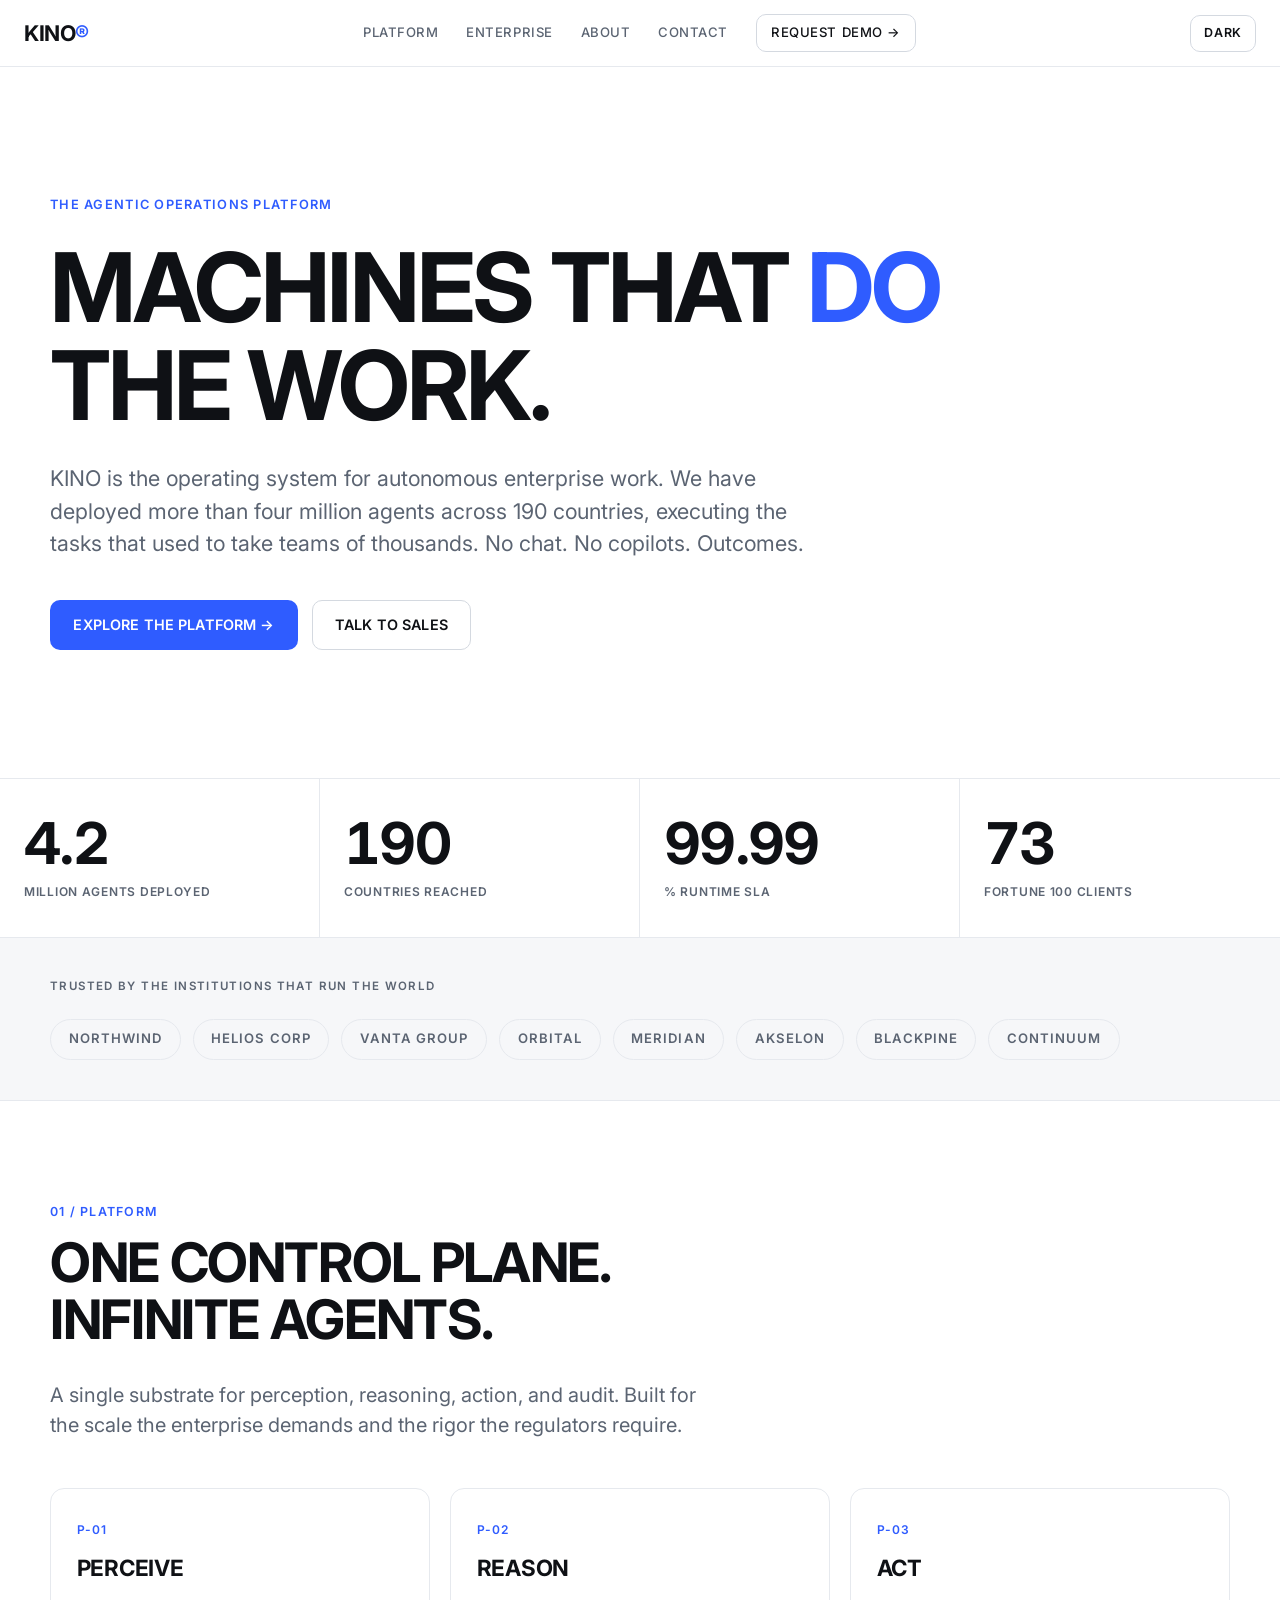
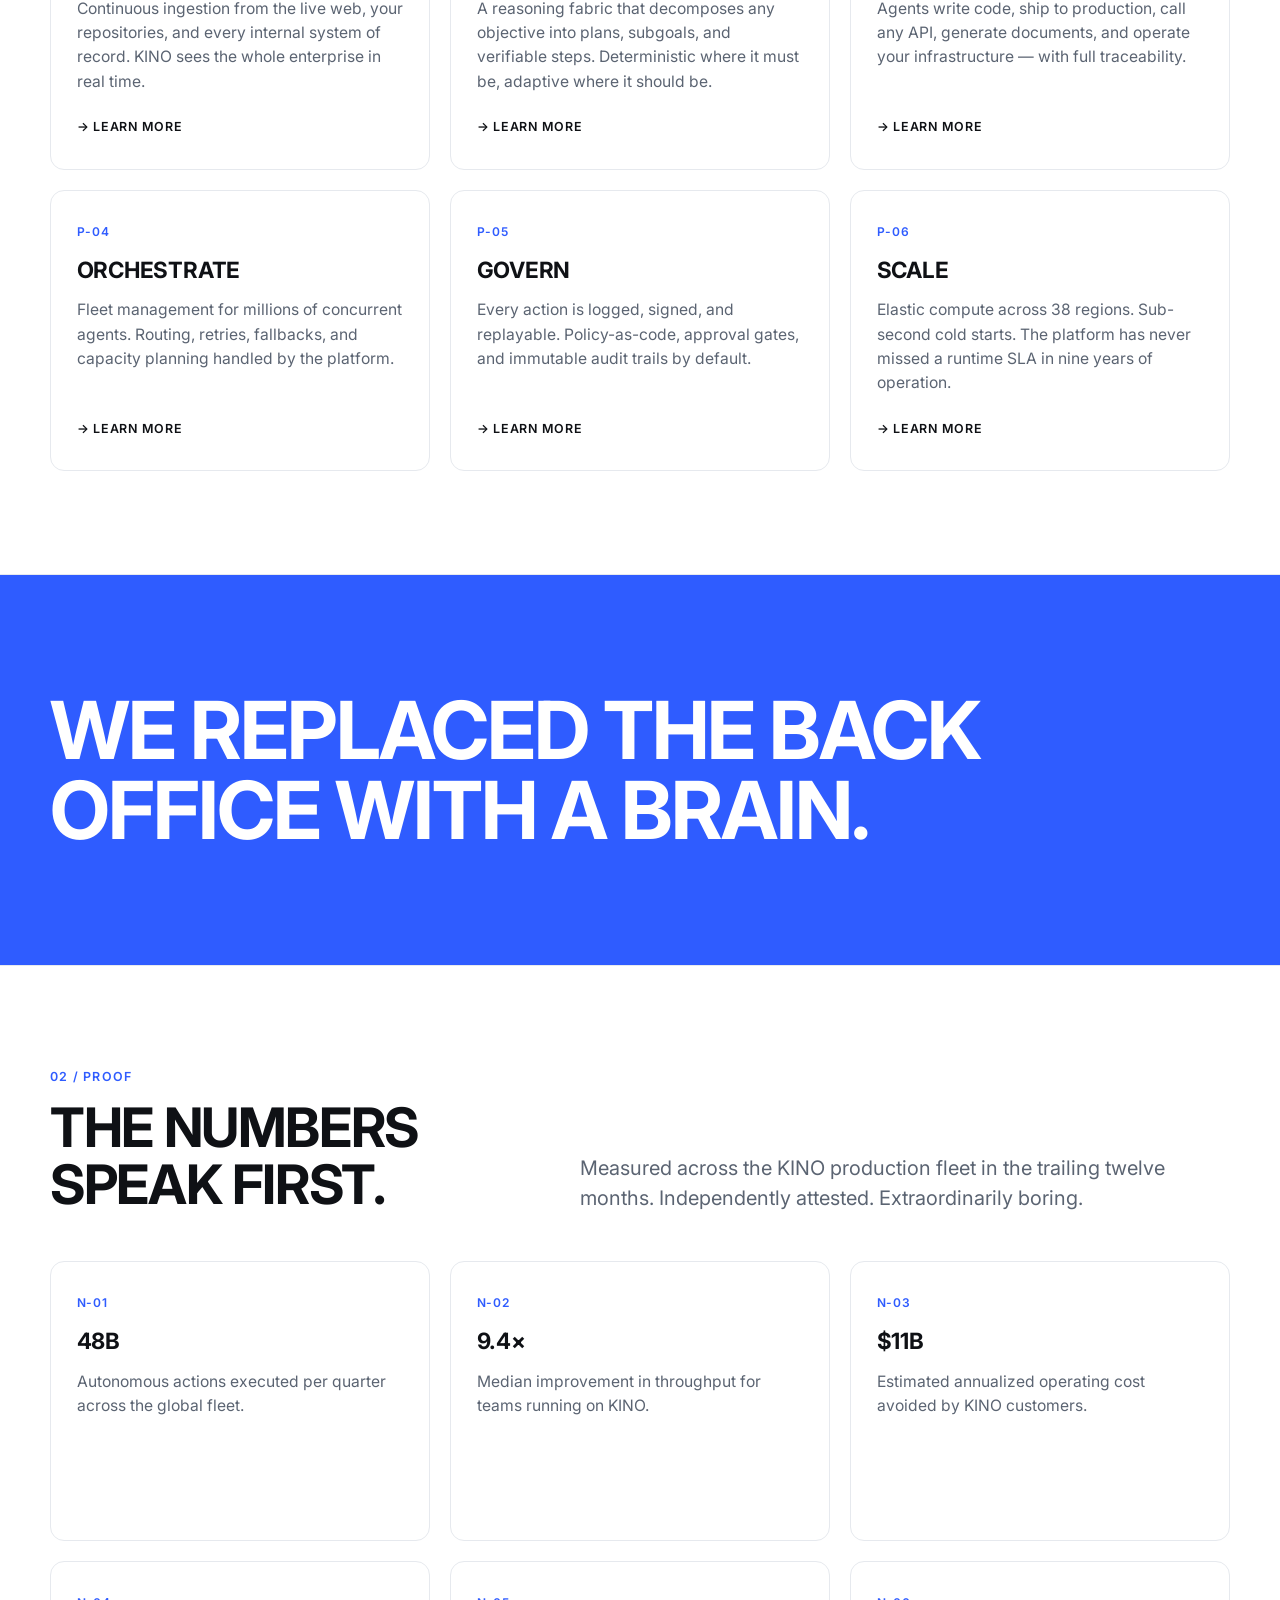
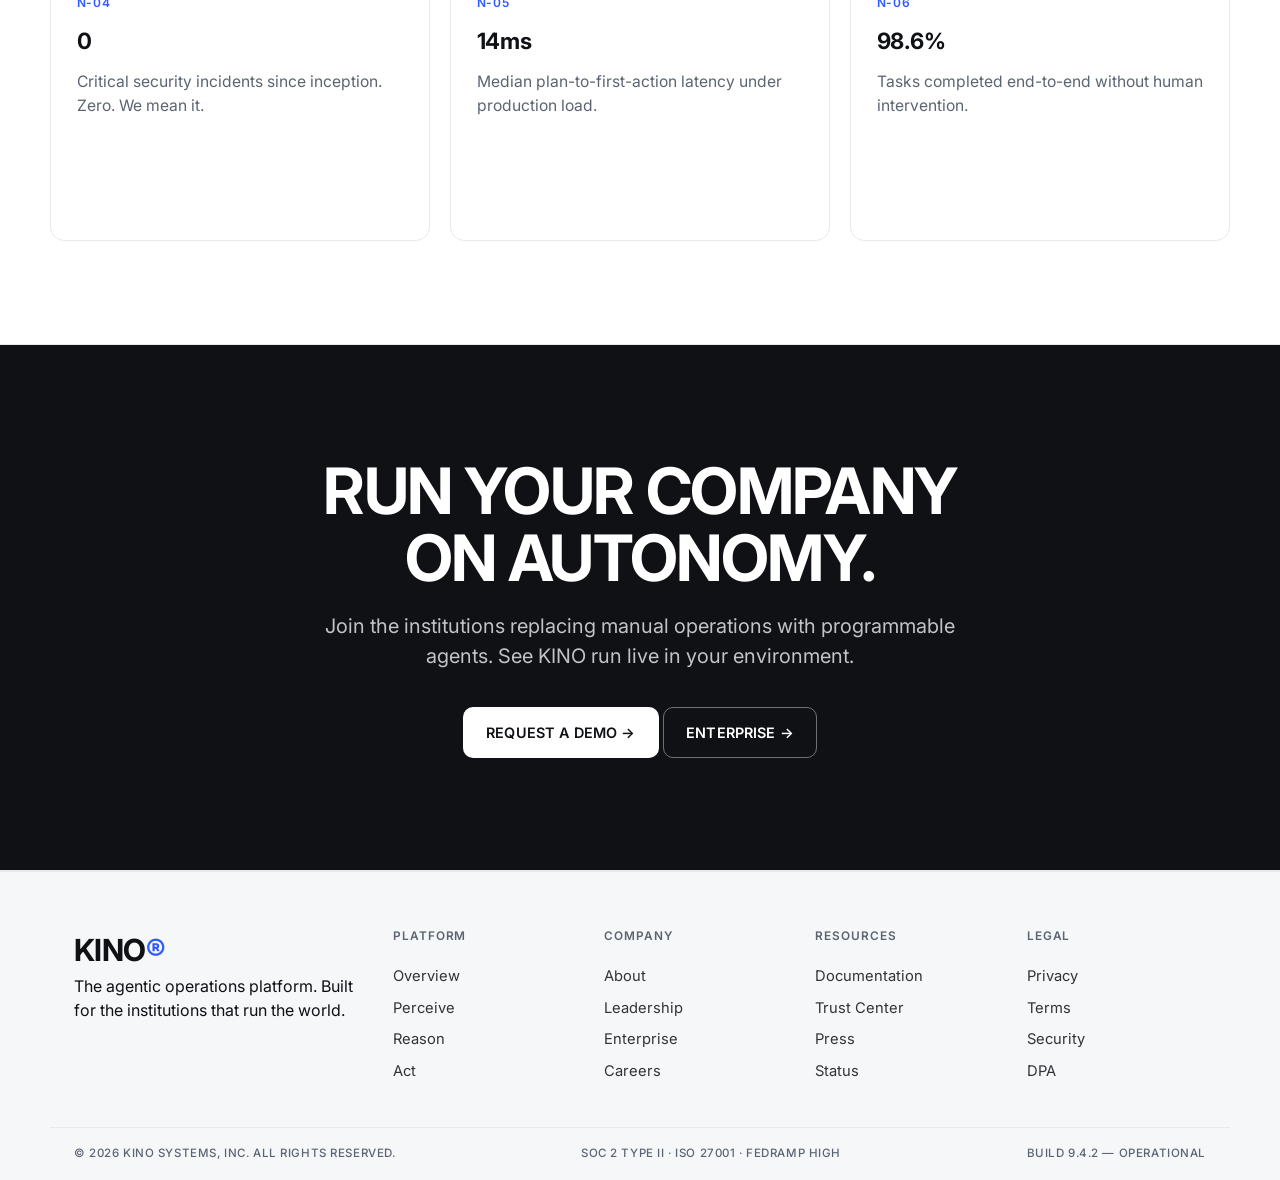
<file: index.html>
<!DOCTYPE html>
<html lang="en" data-theme="light">
<head>
  <meta charset="UTF-8" />
  <meta name="viewport" content="width=device-width, initial-scale=1.0" />
  <title>KINO — The Agentic Operations Platform</title>
  <meta name="description" content="KINO is the world's largest agentic operations platform, powering autonomous work for the Fortune 500." />
  <meta property="og:title" content="KINO — The Agentic Operations Platform" />
  <meta property="og:description" content="KINO powers autonomous work for the world's largest enterprises." />
  <meta property="og:type" content="website" />
  <script>(function(){try{var t=localStorage.getItem('kino-theme');if(t==='dark'||t==='light'){document.documentElement.setAttribute('data-theme',t);}}catch(e){}})();</script>
  <link rel="preconnect" href="https://fonts.googleapis.com" />
  <link rel="preconnect" href="https://fonts.gstatic.com" crossorigin />
  <link href="https://fonts.googleapis.com/css2?family=Inter:wght@400;500;600;700&display=swap" rel="stylesheet" />
  <link rel="stylesheet" href="styles.css" />
</head>
<body>
  <header class="nav">
    <a href="index.html" class="nav__logo">KINO<span>®</span></a>
    <nav class="nav__links" id="navlinks">
      <a href="platform.html">PLATFORM</a>
      <a href="enterprise.html">ENTERPRISE</a>
      <a href="about.html">ABOUT</a>
      <a href="contact.html">CONTACT</a>
      <a href="contact.html" class="nav__cta">REQUEST DEMO →</a>
    </nav>
    <button class="nav__theme" id="theme-toggle" type="button" aria-label="Toggle color theme">DARK</button>
    <button class="nav__toggle" id="navtoggle" aria-label="Menu">MENU</button>
  </header>

  <main>
    <section class="hero">
      <div class="wrap">
        <div class="hero__eyebrow">THE AGENTIC OPERATIONS PLATFORM</div>
        <h1 class="hero__title">MACHINES THAT <em>DO</em> THE WORK.</h1>
        <p class="hero__lead">
          KINO is the operating system for autonomous enterprise work. We have
          deployed more than four million agents across 190 countries, executing
          the tasks that used to take teams of thousands. No chat. No copilots.
          Outcomes.
        </p>
        <div class="hero__actions">
          <a href="platform.html" class="btn btn--solid">EXPLORE THE PLATFORM →</a>
          <a href="contact.html" class="btn btn--ghost">TALK TO SALES</a>
        </div>
      </div>
    </section>

    <section class="stats">
      <div class="stat"><div class="stat__num" data-count="4.2" data-decimals="1">0</div><div class="stat__label">MILLION AGENTS DEPLOYED</div></div>
      <div class="stat"><div class="stat__num" data-count="190">0</div><div class="stat__label">COUNTRIES REACHED</div></div>
      <div class="stat"><div class="stat__num" data-count="99.99" data-decimals="2">0</div><div class="stat__label">% RUNTIME SLA</div></div>
      <div class="stat"><div class="stat__num" data-count="73">0</div><div class="stat__label">FORTUNE 100 CLIENTS</div></div>
    </section>

    <section class="logos">
      <div class="wrap">
        <div class="logos__head">TRUSTED BY THE INSTITUTIONS THAT RUN THE WORLD</div>
        <div class="logos__row">
          <span class="logo">NORTHWIND</span>
          <span class="logo">HELIOS CORP</span>
          <span class="logo">VANTA GROUP</span>
          <span class="logo">ORBITAL</span>
          <span class="logo">MERIDIAN</span>
          <span class="logo">AKSELON</span>
          <span class="logo">BLACKPINE</span>
          <span class="logo">CONTINUUM</span>
        </div>
      </div>
    </section>

    <section class="section">
      <div class="wrap">
        <div class="section__head">
          <div>
            <div class="section__kicker">01 / PLATFORM</div>
            <h2 class="section__title">ONE CONTROL PLANE.<br />INFINITE AGENTS.</h2>
          </div>
          <p class="section__lead">
            A single substrate for perception, reasoning, action, and audit. Built
            for the scale the enterprise demands and the rigor the regulators require.
          </p>
        </div>
        <div class="grid-3">
          <article class="card"><div class="card__id">P-01</div><div class="card__title">PERCEIVE</div><div class="card__body">Continuous ingestion from the live web, your repositories, and every internal system of record. KINO sees the whole enterprise in real time.</div><div class="card__more">→ LEARN MORE</div></article>
          <article class="card"><div class="card__id">P-02</div><div class="card__title">REASON</div><div class="card__body">A reasoning fabric that decomposes any objective into plans, subgoals, and verifiable steps. Deterministic where it must be, adaptive where it should be.</div><div class="card__more">→ LEARN MORE</div></article>
          <article class="card"><div class="card__id">P-03</div><div class="card__title">ACT</div><div class="card__body">Agents write code, ship to production, call any API, generate documents, and operate your infrastructure — with full traceability.</div><div class="card__more">→ LEARN MORE</div></article>
          <article class="card"><div class="card__id">P-04</div><div class="card__title">ORCHESTRATE</div><div class="card__body">Fleet management for millions of concurrent agents. Routing, retries, fallbacks, and capacity planning handled by the platform.</div><div class="card__more">→ LEARN MORE</div></article>
          <article class="card"><div class="card__id">P-05</div><div class="card__title">GOVERN</div><div class="card__body">Every action is logged, signed, and replayable. Policy-as-code, approval gates, and immutable audit trails by default.</div><div class="card__more">→ LEARN MORE</div></article>
          <article class="card"><div class="card__id">P-06</div><div class="card__title">SCALE</div><div class="card__body">Elastic compute across 38 regions. Sub-second cold starts. The platform has never missed a runtime SLA in nine years of operation.</div><div class="card__more">→ LEARN MORE</div></article>
        </div>
      </div>
    </section>

    <section class="statement">
      <div class="wrap"><p class="statement__text">WE REPLACED THE BACK OFFICE WITH A BRAIN.</p></div>
    </section>

    <section class="section">
      <div class="wrap">
        <div class="section__head">
          <div>
            <div class="section__kicker">02 / PROOF</div>
            <h2 class="section__title">THE NUMBERS<br />SPEAK FIRST.</h2>
          </div>
          <p class="section__lead">
            Measured across the KINO production fleet in the trailing twelve months.
            Independently attested. Extraordinarily boring.
          </p>
        </div>
        <div class="grid-3">
          <article class="card"><div class="card__id">N-01</div><div class="card__title">48B</div><div class="card__body">Autonomous actions executed per quarter across the global fleet.</div></article>
          <article class="card"><div class="card__id">N-02</div><div class="card__title">9.4×</div><div class="card__body">Median improvement in throughput for teams running on KINO.</div></article>
          <article class="card"><div class="card__id">N-03</div><div class="card__title">$11B</div><div class="card__body">Estimated annualized operating cost avoided by KINO customers.</div></article>
          <article class="card"><div class="card__id">N-04</div><div class="card__title">0</div><div class="card__body">Critical security incidents since inception. Zero. We mean it.</div></article>
          <article class="card"><div class="card__id">N-05</div><div class="card__title">14ms</div><div class="card__body">Median plan-to-first-action latency under production load.</div></article>
          <article class="card"><div class="card__id">N-06</div><div class="card__title">98.6%</div><div class="card__body">Tasks completed end-to-end without human intervention.</div></article>
        </div>
      </div>
    </section>

    <section class="cta">
      <div class="wrap">
        <h2 class="cta__title">RUN YOUR COMPANY<br />ON AUTONOMY.</h2>
        <p class="cta__text">
          Join the institutions replacing manual operations with programmable agents.
          See KINO run live in your environment.
        </p>
        <a href="contact.html" class="btn btn--solid">REQUEST A DEMO →</a>
        <a href="enterprise.html" class="btn btn--ghost">ENTERPRISE →</a>
      </div>
    </section>
  </main>

  <footer class="footer">
    <div class="footer__top">
      <div>
        <div class="footer__brand">KINO<span>®</span></div>
        <p>The agentic operations platform. Built for the institutions that run the world.</p>
      </div>
      <div class="footer__col">
        <h4>PLATFORM</h4>
        <a href="platform.html">Overview</a>
        <a href="platform.html">Perceive</a>
        <a href="platform.html">Reason</a>
        <a href="platform.html">Act</a>
      </div>
      <div class="footer__col">
        <h4>COMPANY</h4>
        <a href="about.html">About</a>
        <a href="about.html">Leadership</a>
        <a href="enterprise.html">Enterprise</a>
        <a href="contact.html">Careers</a>
      </div>
      <div class="footer__col">
        <h4>RESOURCES</h4>
        <a href="platform.html">Documentation</a>
        <a href="platform.html">Trust Center</a>
        <a href="about.html">Press</a>
        <a href="contact.html">Status</a>
      </div>
      <div class="footer__col">
        <h4>LEGAL</h4>
        <a href="about.html">Privacy</a>
        <a href="about.html">Terms</a>
        <a href="about.html">Security</a>
        <a href="about.html">DPA</a>
      </div>
    </div>
    <div class="footer__bottom">
      <div>© 2026 KINO SYSTEMS, INC. ALL RIGHTS RESERVED.</div>
      <div>SOC 2 TYPE II · ISO 27001 · FEDRAMP HIGH</div>
      <div>BUILD 9.4.2 — OPERATIONAL</div>
    </div>
  </footer>

  <script src="script.js"></script>
</body>
</html>
</file>
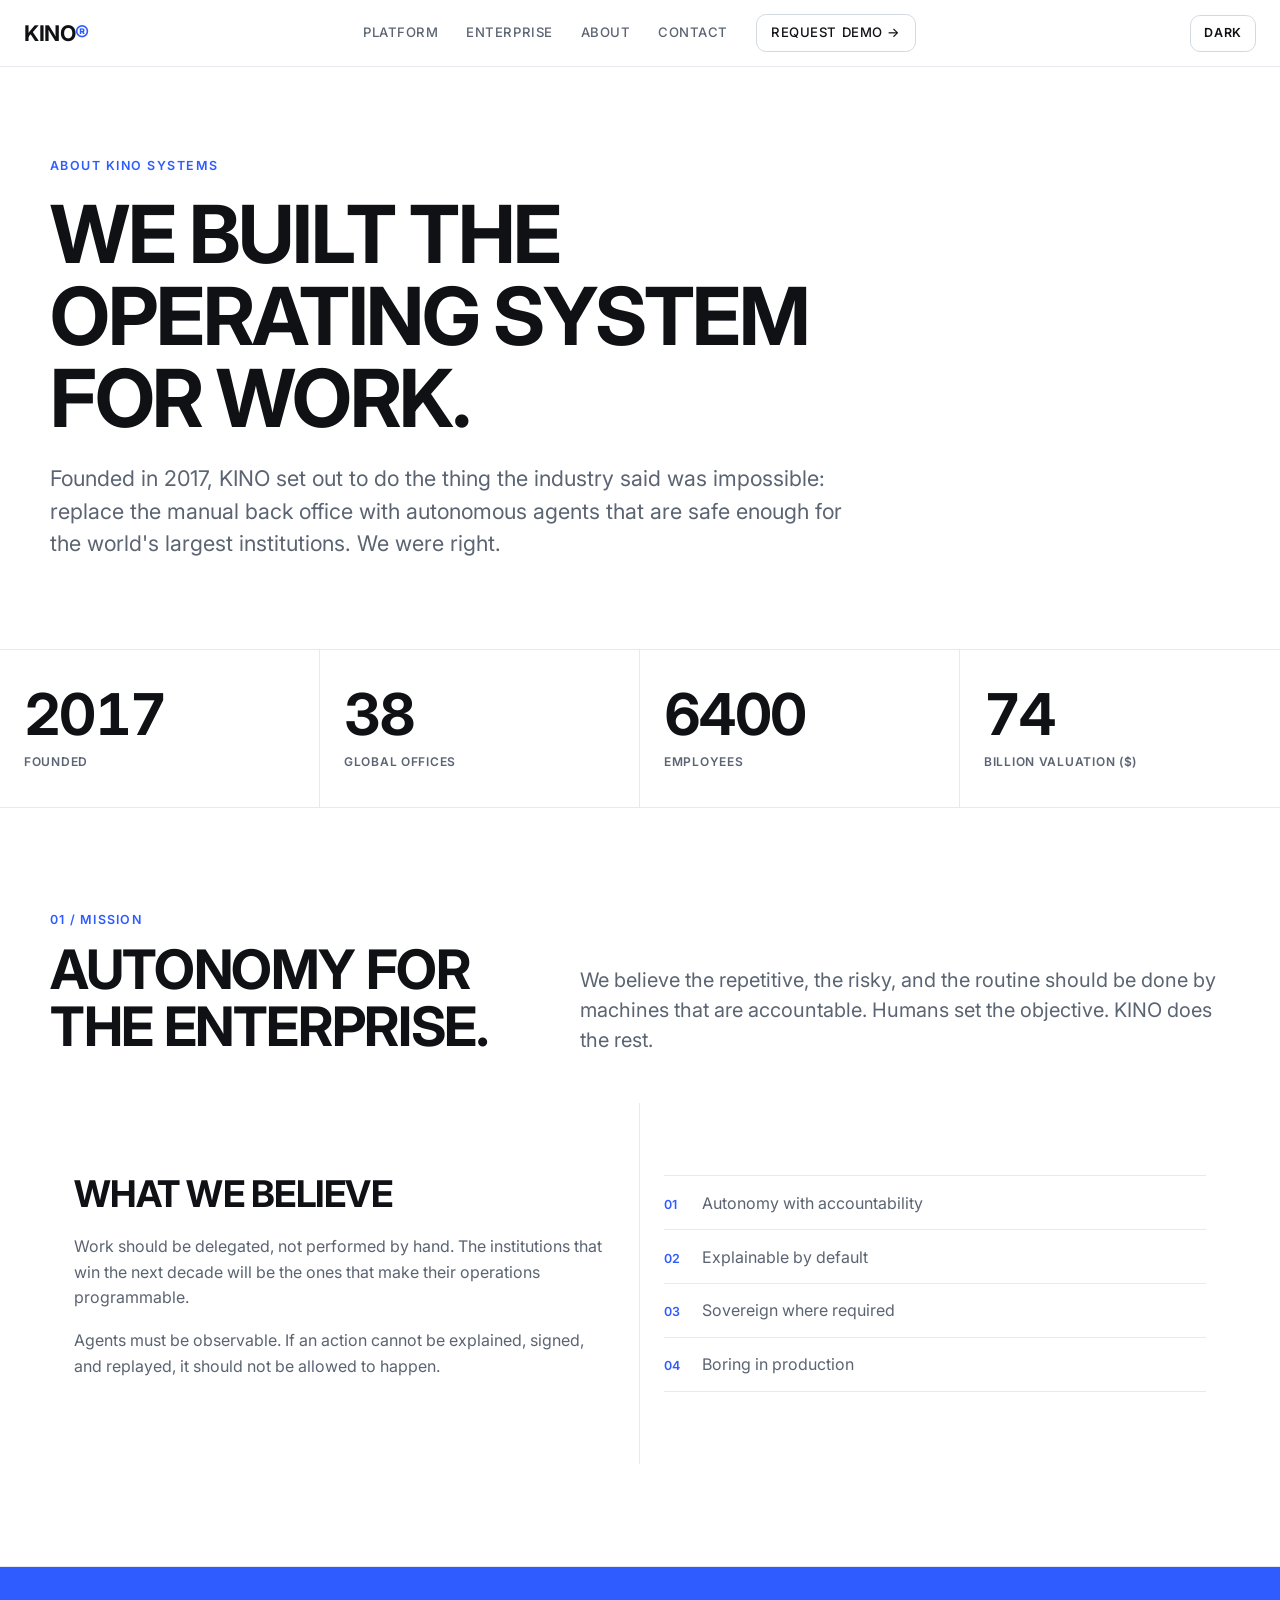
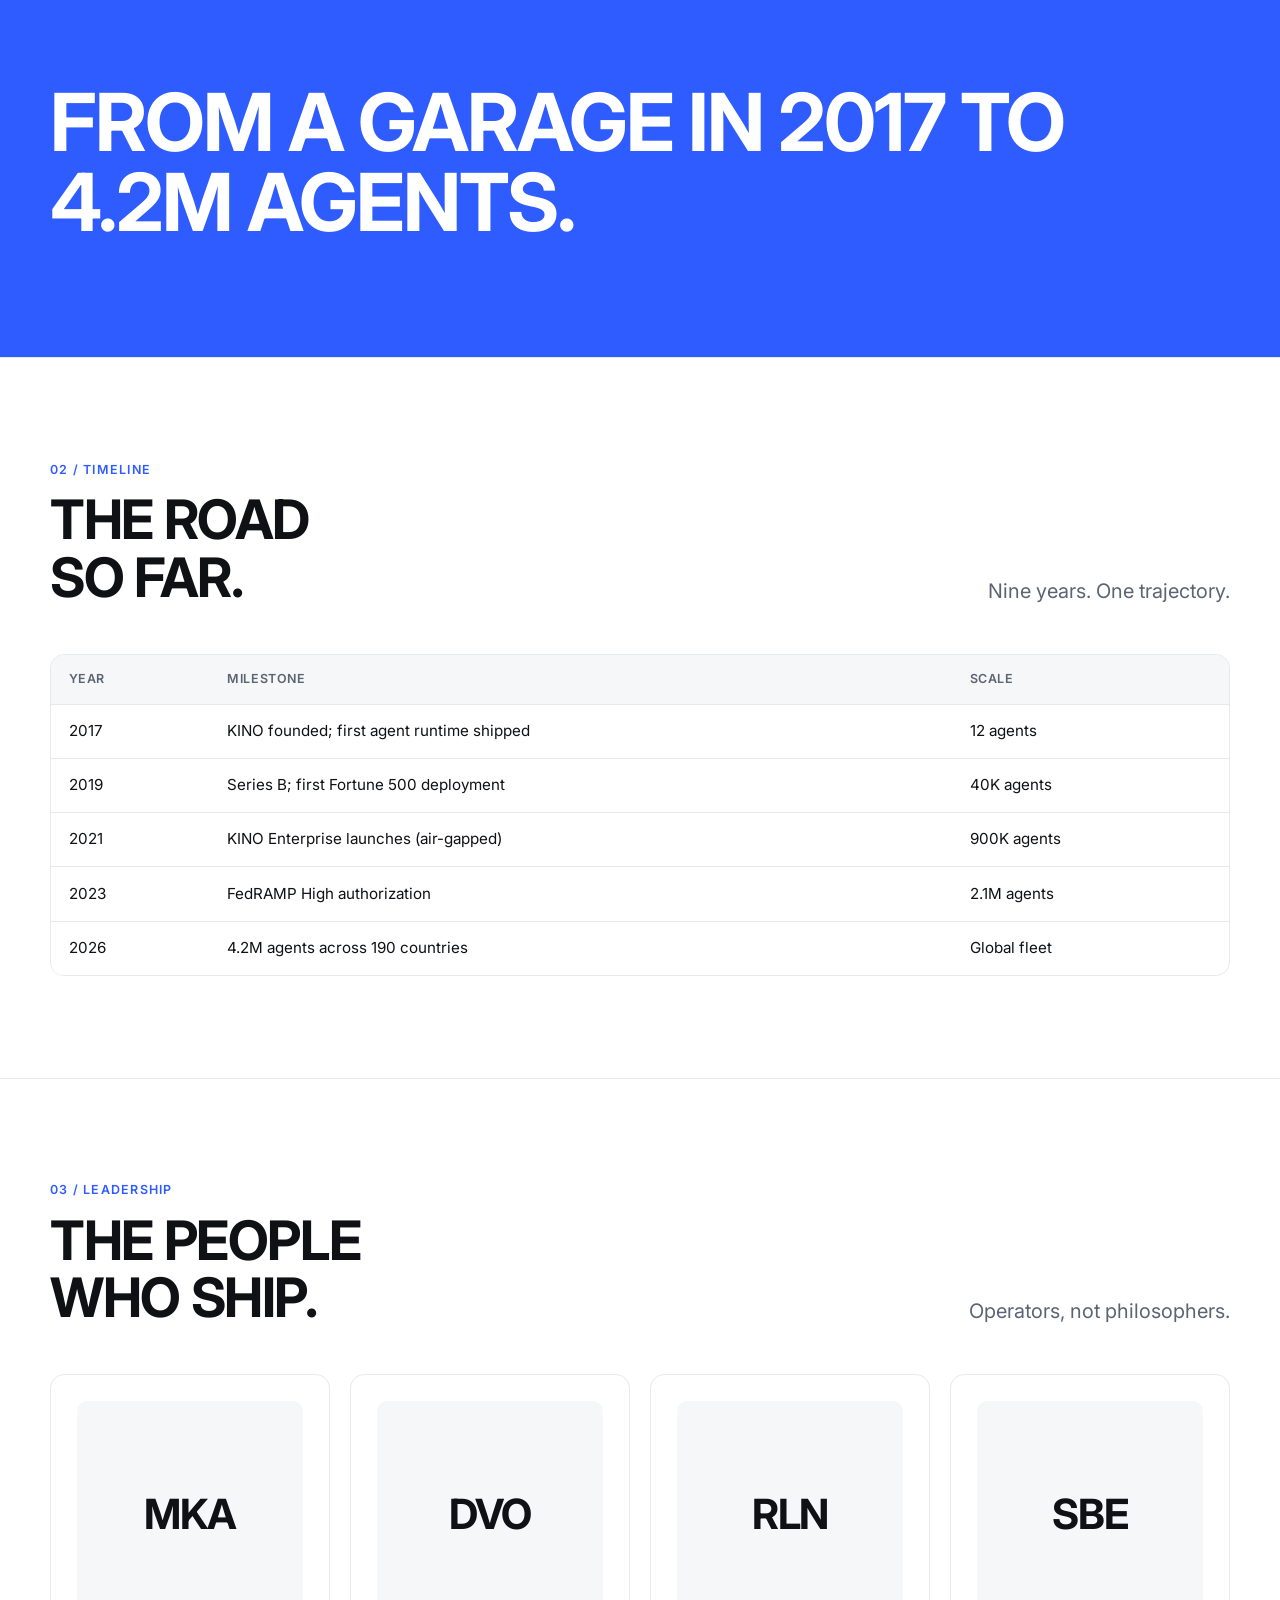
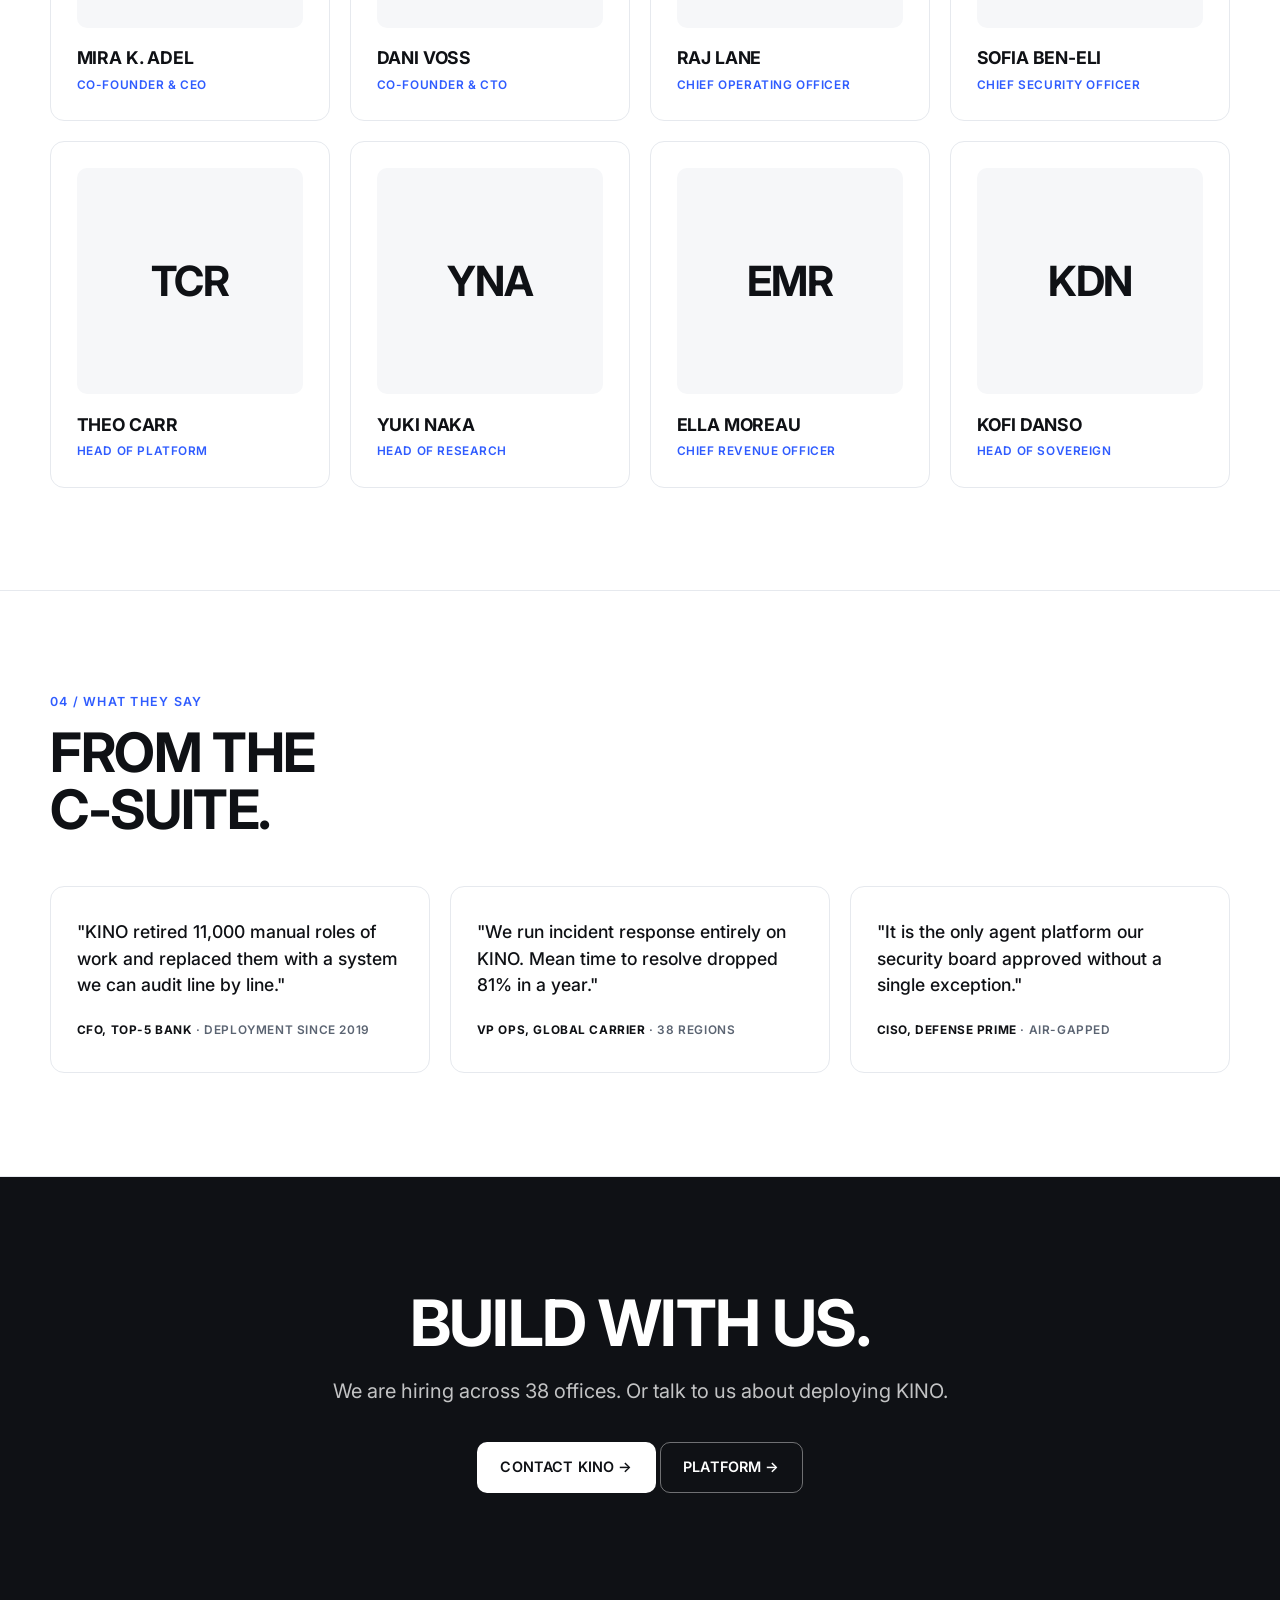
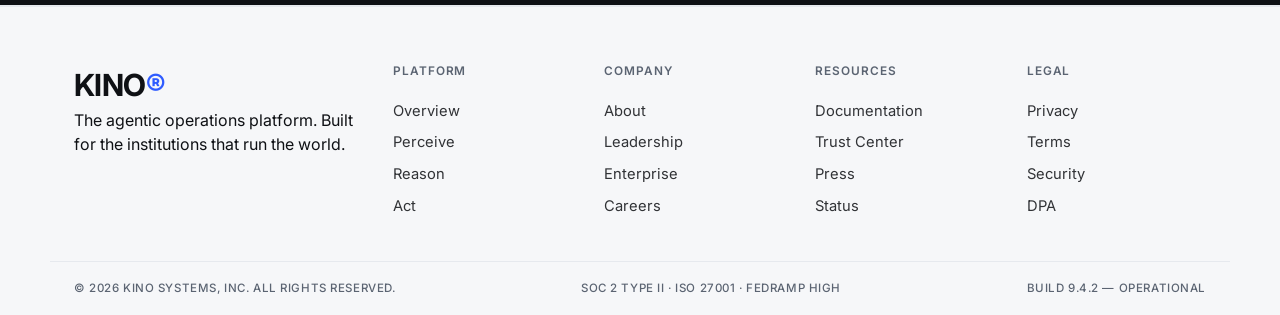
<file: about.html>
<!DOCTYPE html>
<html lang="en" data-theme="light">
<head>
  <meta charset="UTF-8" />
  <meta name="viewport" content="width=device-width, initial-scale=1.0" />
  <title>About KINO — The Company</title>
  <meta name="description" content="KINO Systems, Inc. — the company behind the agentic operations platform. Mission, history, leadership, and the numbers." />
  <script>(function(){try{var t=localStorage.getItem('kino-theme');if(t==='dark'||t==='light'){document.documentElement.setAttribute('data-theme',t);}}catch(e){}})();</script>
  <link rel="preconnect" href="https://fonts.googleapis.com" />
  <link rel="preconnect" href="https://fonts.gstatic.com" crossorigin />
  <link href="https://fonts.googleapis.com/css2?family=Inter:wght@400;500;600;700&display=swap" rel="stylesheet" />
  <link rel="stylesheet" href="styles.css" />
</head>
<body>
  <header class="nav">
    <a href="index.html" class="nav__logo">KINO<span>®</span></a>
    <nav class="nav__links" id="navlinks">
      <a href="platform.html">PLATFORM</a>
      <a href="enterprise.html">ENTERPRISE</a>
      <a href="about.html">ABOUT</a>
      <a href="contact.html">CONTACT</a>
      <a href="contact.html" class="nav__cta">REQUEST DEMO →</a>
    </nav>
    <button class="nav__theme" id="theme-toggle" type="button" aria-label="Toggle color theme">DARK</button>
    <button class="nav__toggle" id="navtoggle" aria-label="Menu">MENU</button>
  </header>

  <main>
    <section class="page-hero">
      <div class="wrap">
        <div class="page-hero__eyebrow">ABOUT KINO SYSTEMS</div>
        <h1 class="page-hero__title">WE BUILT THE<br />OPERATING SYSTEM<br />FOR WORK.</h1>
        <p class="page-hero__lead">
          Founded in 2017, KINO set out to do the thing the industry said was
          impossible: replace the manual back office with autonomous agents that
          are safe enough for the world's largest institutions. We were right.
        </p>
      </div>
    </section>

    <section class="stats">
      <div class="stat"><div class="stat__num" data-count="2017">0</div><div class="stat__label">FOUNDED</div></div>
      <div class="stat"><div class="stat__num" data-count="38">0</div><div class="stat__label">GLOBAL OFFICES</div></div>
      <div class="stat"><div class="stat__num" data-count="6400">0</div><div class="stat__label">EMPLOYEES</div></div>
      <div class="stat"><div class="stat__num" data-count="74">0</div><div class="stat__label">BILLION VALUATION ($)</div></div>
    </section>

    <section class="section">
      <div class="wrap">
        <div class="section__head">
          <div>
            <div class="section__kicker">01 / MISSION</div>
            <h2 class="section__title">AUTONOMY FOR<br />THE ENTERPRISE.</h2>
          </div>
          <p class="section__lead">
            We believe the repetitive, the risky, and the routine should be done by
            machines that are accountable. Humans set the objective. KINO does the rest.
          </p>
        </div>
        <div class="split" style="border-bottom:none;">
          <div>
            <div class="split__title">WHAT WE BELIEVE</div>
            <div class="split__body">
              <p>Work should be delegated, not performed by hand. The institutions that win the next decade will be the ones that make their operations programmable.</p>
              <p>Agents must be observable. If an action cannot be explained, signed, and replayed, it should not be allowed to happen.</p>
            </div>
          </div>
          <div>
            <ul class="faclist">
              <li><b>01</b> Autonomy with accountability</li>
              <li><b>02</b> Explainable by default</li>
              <li><b>03</b> Sovereign where required</li>
              <li><b>04</b> Boring in production</li>
            </ul>
          </div>
        </div>
      </div>
    </section>

    <section class="statement">
      <div class="wrap"><p class="statement__text">FROM A GARAGE IN 2017 TO 4.2M AGENTS.</p></div>
    </section>

    <section class="section">
      <div class="wrap">
        <div class="section__head">
          <div>
            <div class="section__kicker">02 / TIMELINE</div>
            <h2 class="section__title">THE ROAD<br />SO FAR.</h2>
          </div>
          <p class="section__lead">Nine years. One trajectory.</p>
        </div>
        <div class="table-wrap">
          <table class="table">
            <thead><tr><th>YEAR</th><th>MILESTONE</th><th>SCALE</th></tr></thead>
            <tbody>
              <tr><td>2017</td><td>KINO founded; first agent runtime shipped</td><td>12 agents</td></tr>
              <tr><td>2019</td><td>Series B; first Fortune 500 deployment</td><td>40K agents</td></tr>
              <tr><td>2021</td><td>KINO Enterprise launches (air-gapped)</td><td>900K agents</td></tr>
              <tr><td>2023</td><td>FedRAMP High authorization</td><td>2.1M agents</td></tr>
              <tr><td>2026</td><td>4.2M agents across 190 countries</td><td>Global fleet</td></tr>
            </tbody>
          </table>
        </div>
      </div>
    </section>

    <section class="section">
      <div class="wrap">
        <div class="section__head">
          <div>
            <div class="section__kicker">03 / LEADERSHIP</div>
            <h2 class="section__title">THE PEOPLE<br />WHO SHIP.</h2>
          </div>
          <p class="section__lead">Operators, not philosophers.</p>
        </div>
        <div class="leaders">
          <article class="leader"><div class="leader__avatar">MKA</div><div class="leader__name">MIRA K. ADEL</div><div class="leader__role">CO-FOUNDER &amp; CEO</div></article>
          <article class="leader"><div class="leader__avatar">DVO</div><div class="leader__name">DANI VOSS</div><div class="leader__role">CO-FOUNDER &amp; CTO</div></article>
          <article class="leader"><div class="leader__avatar">RLN</div><div class="leader__name">RAJ LANE</div><div class="leader__role">CHIEF OPERATING OFFICER</div></article>
          <article class="leader"><div class="leader__avatar">SBE</div><div class="leader__name">SOFIA BEN-ELI</div><div class="leader__role">CHIEF SECURITY OFFICER</div></article>
          <article class="leader"><div class="leader__avatar">TCR</div><div class="leader__name">THEO CARR</div><div class="leader__role">HEAD OF PLATFORM</div></article>
          <article class="leader"><div class="leader__avatar">YNA</div><div class="leader__name">YUKI NAKA</div><div class="leader__role">HEAD OF RESEARCH</div></article>
          <article class="leader"><div class="leader__avatar">EMR</div><div class="leader__name">ELLA MOREAU</div><div class="leader__role">CHIEF REVENUE OFFICER</div></article>
          <article class="leader"><div class="leader__avatar">KDN</div><div class="leader__name">KOFI DANSO</div><div class="leader__role">HEAD OF SOVEREIGN</div></article>
        </div>
      </div>
    </section>

    <section class="section">
      <div class="wrap">
        <div class="section__head">
          <div>
            <div class="section__kicker">04 / WHAT THEY SAY</div>
            <h2 class="section__title">FROM THE<br />C-SUITE.</h2>
          </div>
        </div>
        <div class="quotes">
          <article class="quote"><p class="quote__text">"KINO retired 11,000 manual roles of work and replaced them with a system we can audit line by line."</p><div class="quote__by"><b>CFO, TOP-5 BANK</b> · DEPLOYMENT SINCE 2019</div></article>
          <article class="quote"><p class="quote__text">"We run incident response entirely on KINO. Mean time to resolve dropped 81% in a year."</p><div class="quote__by"><b>VP OPS, GLOBAL CARRIER</b> · 38 REGIONS</div></article>
          <article class="quote"><p class="quote__text">"It is the only agent platform our security board approved without a single exception."</p><div class="quote__by"><b>CISO, DEFENSE PRIME</b> · AIR-GAPPED</div></article>
        </div>
      </div>
    </section>

    <section class="cta">
      <div class="wrap">
        <h2 class="cta__title">BUILD WITH US.</h2>
        <p class="cta__text">We are hiring across 38 offices. Or talk to us about deploying KINO.</p>
        <a href="contact.html" class="btn btn--solid">CONTACT KINO →</a>
        <a href="platform.html" class="btn btn--ghost">PLATFORM →</a>
      </div>
    </section>
  </main>

  <footer class="footer">
    <div class="footer__top">
      <div>
        <div class="footer__brand">KINO<span>®</span></div>
        <p>The agentic operations platform. Built for the institutions that run the world.</p>
      </div>
      <div class="footer__col">
        <h4>PLATFORM</h4>
        <a href="platform.html">Overview</a><a href="platform.html">Perceive</a><a href="platform.html">Reason</a><a href="platform.html">Act</a>
      </div>
      <div class="footer__col">
        <h4>COMPANY</h4>
        <a href="about.html">About</a><a href="about.html">Leadership</a><a href="enterprise.html">Enterprise</a><a href="contact.html">Careers</a>
      </div>
      <div class="footer__col">
        <h4>RESOURCES</h4>
        <a href="platform.html">Documentation</a><a href="platform.html">Trust Center</a><a href="about.html">Press</a><a href="contact.html">Status</a>
      </div>
      <div class="footer__col">
        <h4>LEGAL</h4>
        <a href="about.html">Privacy</a><a href="about.html">Terms</a><a href="about.html">Security</a><a href="about.html">DPA</a>
      </div>
    </div>
    <div class="footer__bottom">
      <div>© 2026 KINO SYSTEMS, INC. ALL RIGHTS RESERVED.</div>
      <div>SOC 2 TYPE II · ISO 27001 · FEDRAMP HIGH</div>
      <div>BUILD 9.4.2 — OPERATIONAL</div>
    </div>
  </footer>

  <script src="script.js"></script>
</body>
</html>
</file>
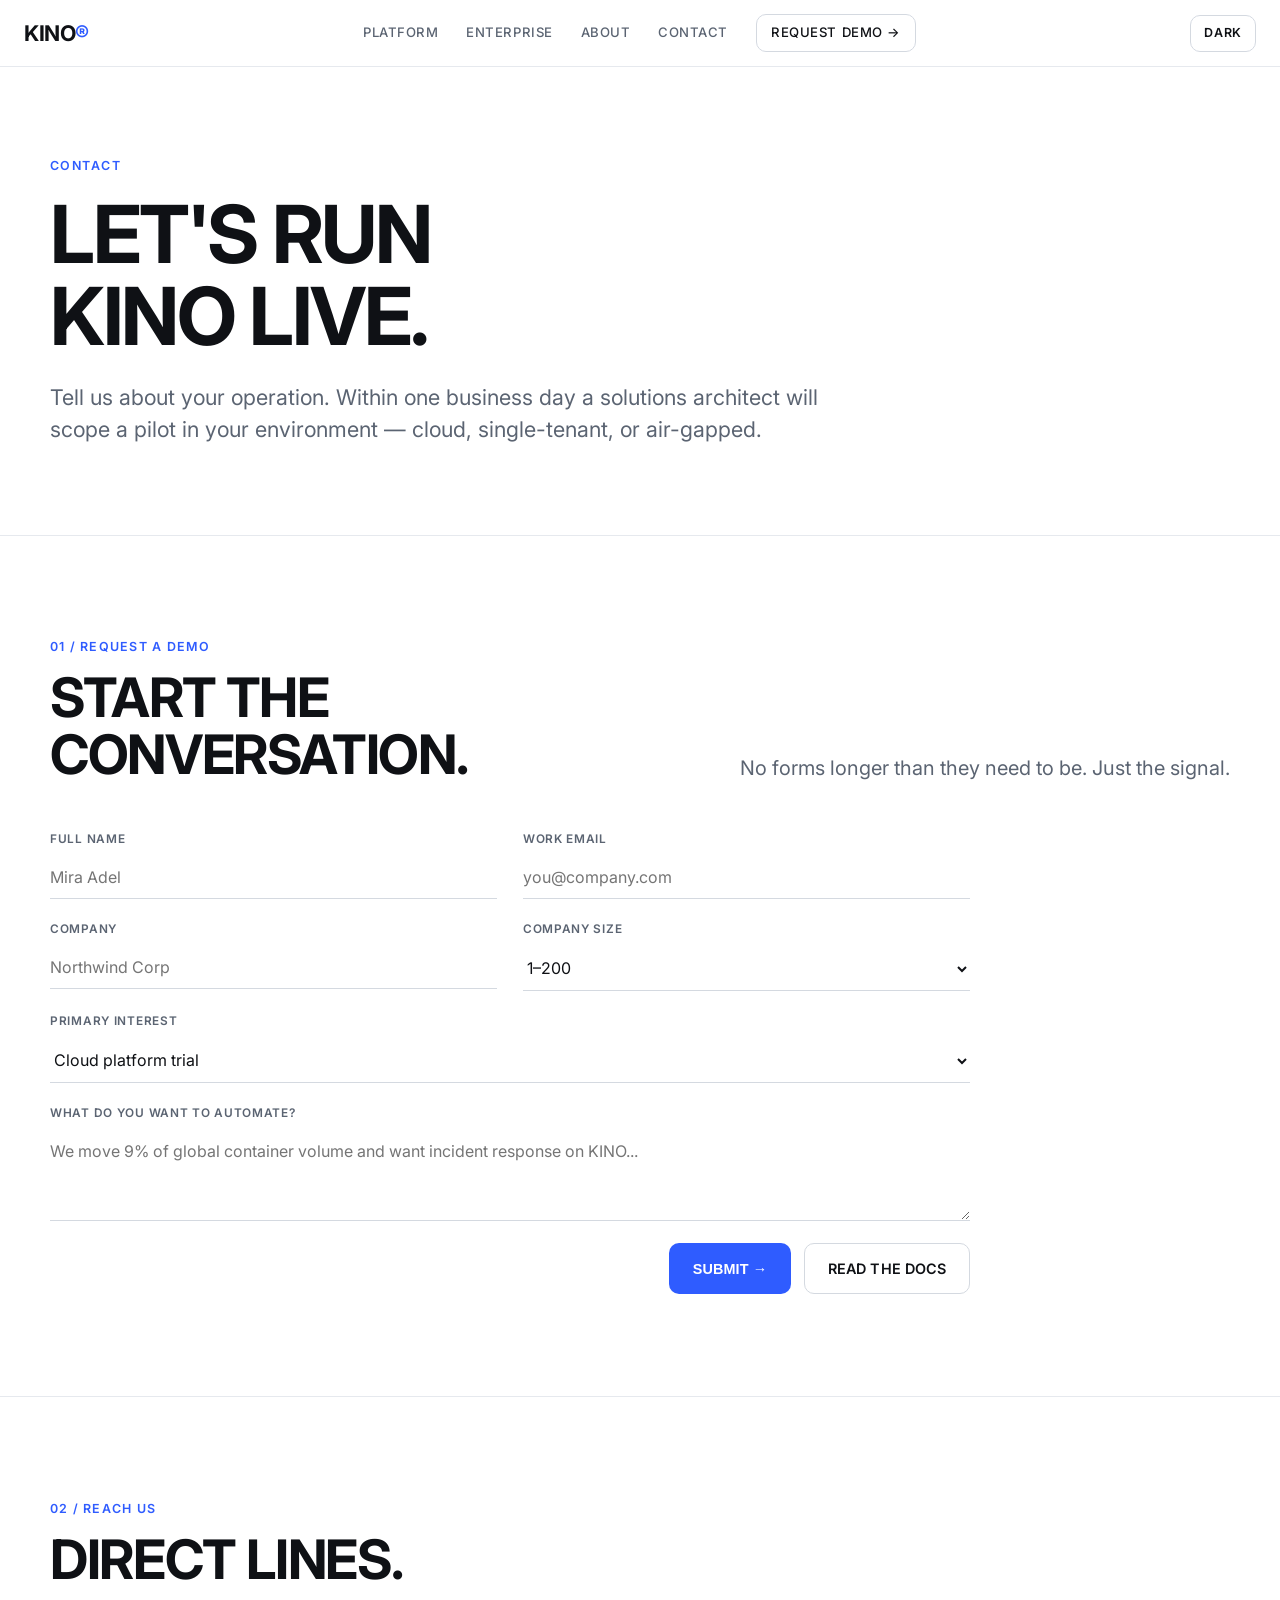
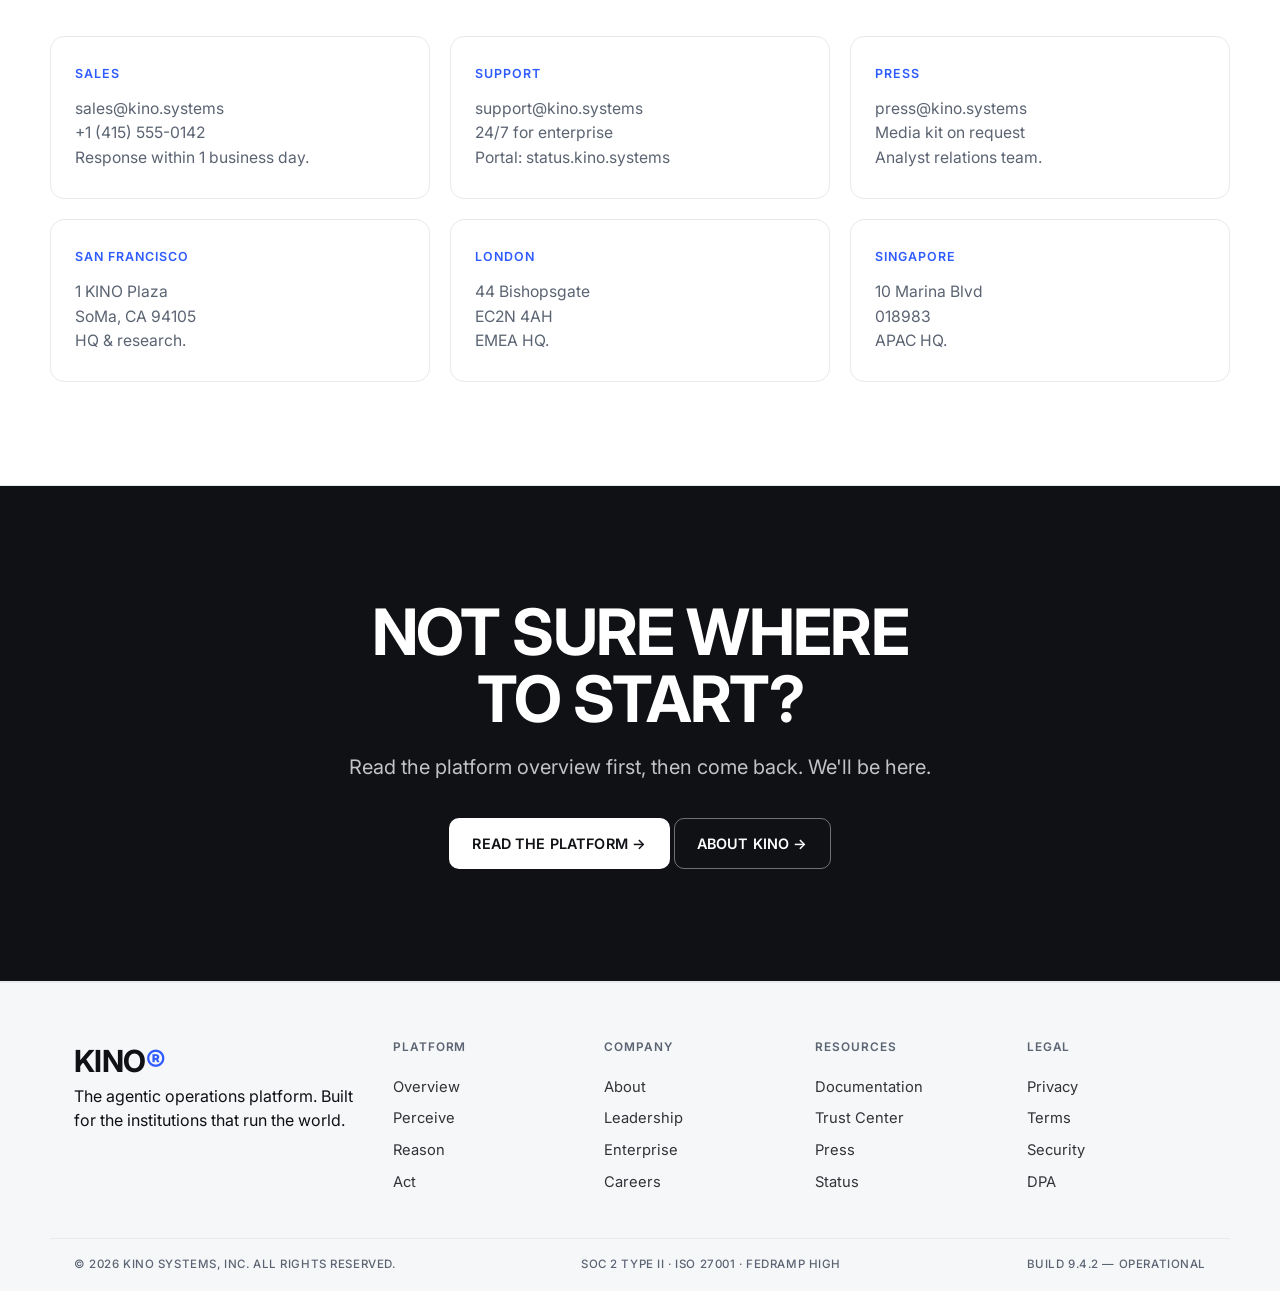
<file: contact.html>
<!DOCTYPE html>
<html lang="en" data-theme="light">
<head>
  <meta charset="UTF-8" />
  <meta name="viewport" content="width=device-width, initial-scale=1.0" />
  <title>Contact KINO — Request a Demo</title>
  <meta name="description" content="Talk to KINO. Request a live demo, reach enterprise sales, or find the office nearest you." />
  <script>(function(){try{var t=localStorage.getItem('kino-theme');if(t==='dark'||t==='light'){document.documentElement.setAttribute('data-theme',t);}}catch(e){}})();</script>
  <link rel="preconnect" href="https://fonts.googleapis.com" />
  <link rel="preconnect" href="https://fonts.gstatic.com" crossorigin />
  <link href="https://fonts.googleapis.com/css2?family=Inter:wght@400;500;600;700&display=swap" rel="stylesheet" />
  <link rel="stylesheet" href="styles.css" />
</head>
<body>
  <header class="nav">
    <a href="index.html" class="nav__logo">KINO<span>®</span></a>
    <nav class="nav__links" id="navlinks">
      <a href="platform.html">PLATFORM</a>
      <a href="enterprise.html">ENTERPRISE</a>
      <a href="about.html">ABOUT</a>
      <a href="contact.html">CONTACT</a>
      <a href="contact.html" class="nav__cta">REQUEST DEMO →</a>
    </nav>
    <button class="nav__theme" id="theme-toggle" type="button" aria-label="Toggle color theme">DARK</button>
    <button class="nav__toggle" id="navtoggle" aria-label="Menu">MENU</button>
  </header>

  <main>
    <section class="page-hero">
      <div class="wrap">
        <div class="page-hero__eyebrow">CONTACT</div>
        <h1 class="page-hero__title">LET'S RUN<br />KINO LIVE.</h1>
        <p class="page-hero__lead">
          Tell us about your operation. Within one business day a solutions architect
          will scope a pilot in your environment — cloud, single-tenant, or air-gapped.
        </p>
      </div>
    </section>

    <section class="section">
      <div class="wrap">
        <div class="section__head">
          <div>
            <div class="section__kicker">01 / REQUEST A DEMO</div>
            <h2 class="section__title">START THE<br />CONVERSATION.</h2>
          </div>
          <p class="section__lead">No forms longer than they need to be. Just the signal.</p>
        </div>
        <form class="form" onsubmit="return false;">
          <div class="field"><label for="f-name">FULL NAME</label><input id="f-name" type="text" placeholder="Mira Adel" /></div>
          <div class="field"><label for="f-email">WORK EMAIL</label><input id="f-email" type="email" placeholder="you@company.com" /></div>
          <div class="field"><label for="f-company">COMPANY</label><input id="f-company" type="text" placeholder="Northwind Corp" /></div>
          <div class="field"><label for="f-size">COMPANY SIZE</label>
            <select id="f-size">
              <option>1–200</option><option>200–2,000</option><option>2,000–10,000</option><option>10,000+</option>
            </select>
          </div>
          <div class="field field--full"><label for="f-interest">PRIMARY INTEREST</label>
            <select id="f-interest">
              <option>Cloud platform trial</option><option>Single-tenant deployment</option><option>Sovereign / air-gapped</option><option>Partnership</option><option>Careers</option>
            </select>
          </div>
          <div class="field field--full"><label for="f-msg">WHAT DO YOU WANT TO AUTOMATE?</label><textarea id="f-msg" placeholder="We move 9% of global container volume and want incident response on KINO..."></textarea></div>
          <div class="form__submit">
            <button type="submit" class="btn btn--solid">SUBMIT →</button>
            <a href="platform.html" class="btn btn--ghost">READ THE DOCS</a>
          </div>
        </form>
      </div>
    </section>

    <section class="section">
      <div class="wrap">
        <div class="section__head">
          <div>
            <div class="section__kicker">02 / REACH US</div>
            <h2 class="section__title">DIRECT LINES.</h2>
          </div>
        </div>
        <div class="contact-cols">
          <div class="ccard"><h4>SALES</h4><p>sales@kino.systems<br />+1 (415) 555-0142<br />Response within 1 business day.</p></div>
          <div class="ccard"><h4>SUPPORT</h4><p>support@kino.systems<br />24/7 for enterprise<br />Portal: status.kino.systems</p></div>
          <div class="ccard"><h4>PRESS</h4><p>press@kino.systems<br />Media kit on request<br />Analyst relations team.</p></div>
          <div class="ccard"><h4>SAN FRANCISCO</h4><p>1 KINO Plaza<br />SoMa, CA 94105<br />HQ &amp; research.</p></div>
          <div class="ccard"><h4>LONDON</h4><p>44 Bishopsgate<br />EC2N 4AH<br />EMEA HQ.</p></div>
          <div class="ccard"><h4>SINGAPORE</h4><p>10 Marina Blvd<br />018983<br />APAC HQ.</p></div>
        </div>
      </div>
    </section>

    <section class="cta">
      <div class="wrap">
        <h2 class="cta__title">NOT SURE WHERE<br />TO START?</h2>
        <p class="cta__text">Read the platform overview first, then come back. We'll be here.</p>
        <a href="platform.html" class="btn btn--solid">READ THE PLATFORM →</a>
        <a href="about.html" class="btn btn--ghost">ABOUT KINO →</a>
      </div>
    </section>
  </main>

  <footer class="footer">
    <div class="footer__top">
      <div>
        <div class="footer__brand">KINO<span>®</span></div>
        <p>The agentic operations platform. Built for the institutions that run the world.</p>
      </div>
      <div class="footer__col">
        <h4>PLATFORM</h4>
        <a href="platform.html">Overview</a><a href="platform.html">Perceive</a><a href="platform.html">Reason</a><a href="platform.html">Act</a>
      </div>
      <div class="footer__col">
        <h4>COMPANY</h4>
        <a href="about.html">About</a><a href="about.html">Leadership</a><a href="enterprise.html">Enterprise</a><a href="contact.html">Careers</a>
      </div>
      <div class="footer__col">
        <h4>RESOURCES</h4>
        <a href="platform.html">Documentation</a><a href="platform.html">Trust Center</a><a href="about.html">Press</a><a href="contact.html">Status</a>
      </div>
      <div class="footer__col">
        <h4>LEGAL</h4>
        <a href="about.html">Privacy</a><a href="about.html">Terms</a><a href="about.html">Security</a><a href="about.html">DPA</a>
      </div>
    </div>
    <div class="footer__bottom">
      <div>© 2026 KINO SYSTEMS, INC. ALL RIGHTS RESERVED.</div>
      <div>SOC 2 TYPE II · ISO 27001 · FEDRAMP HIGH</div>
      <div>BUILD 9.4.2 — OPERATIONAL</div>
    </div>
  </footer>

  <script src="script.js"></script>
</body>
</html>
</file>
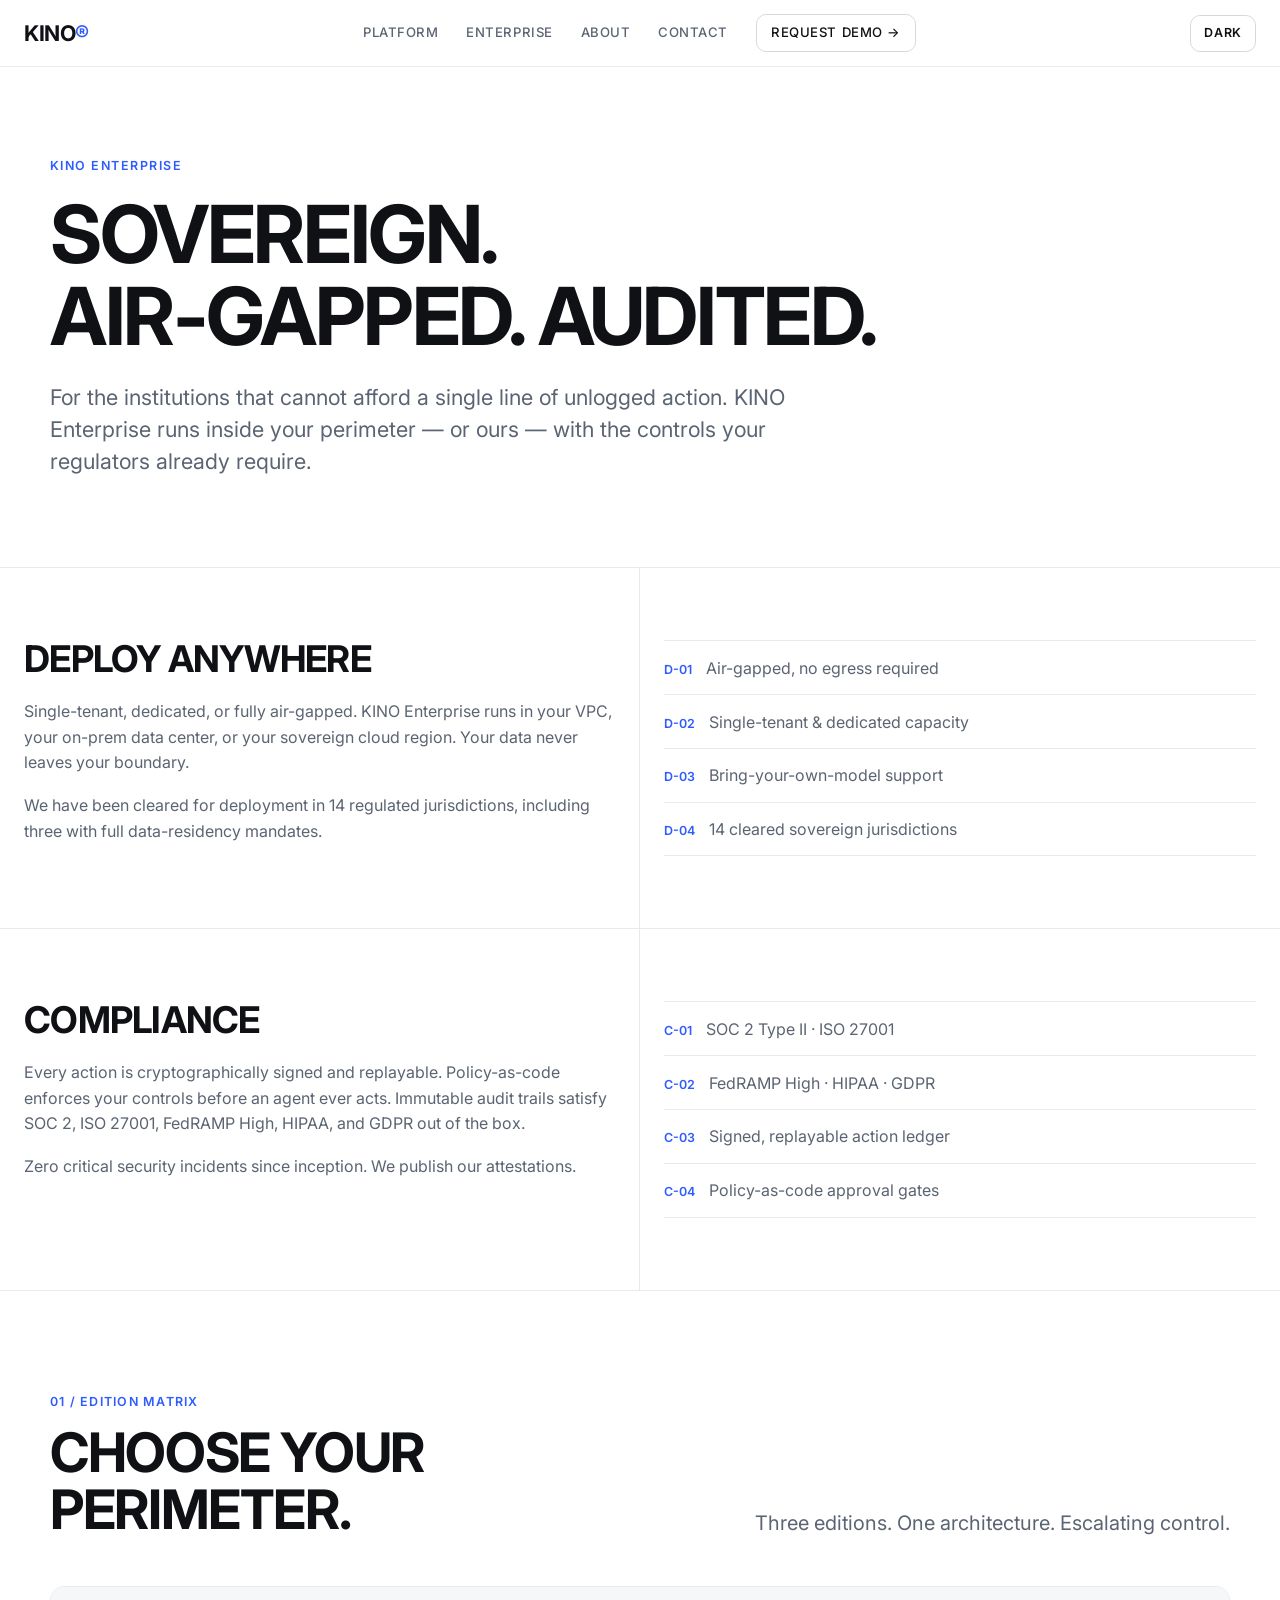
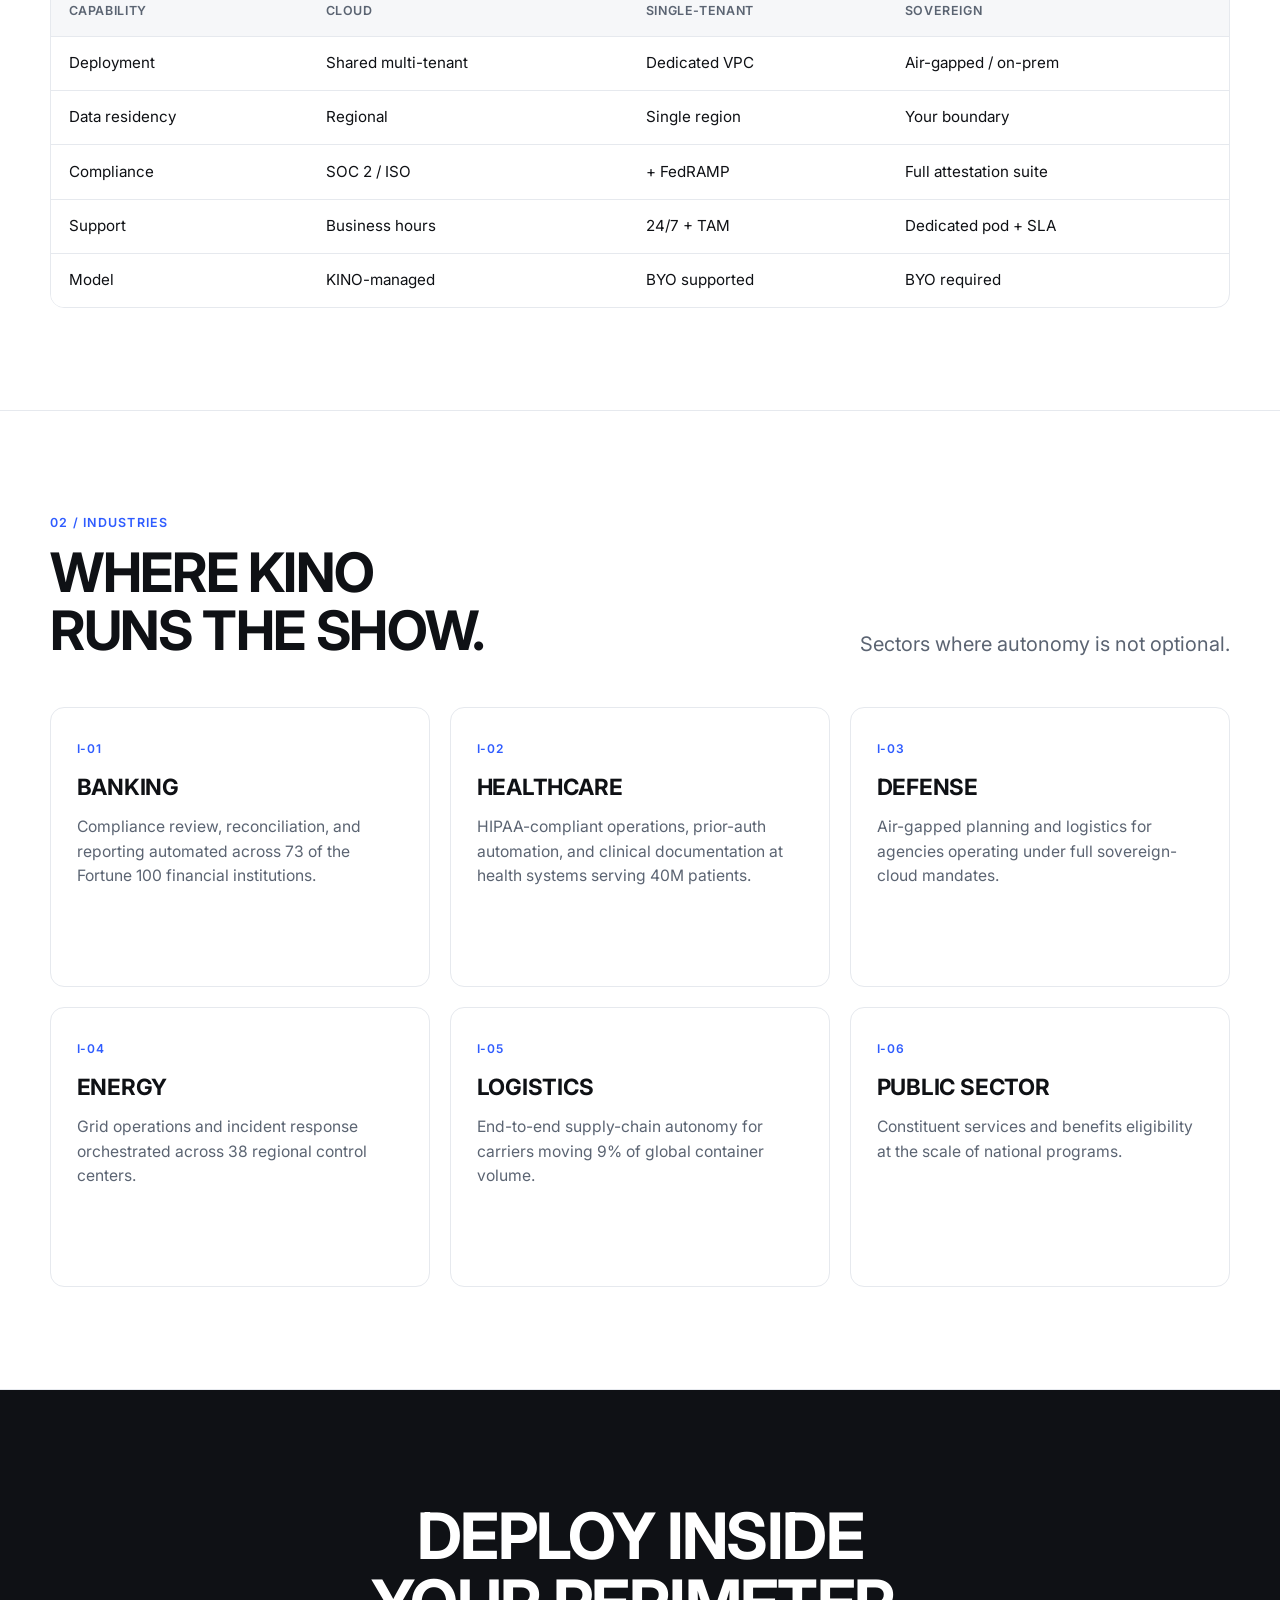
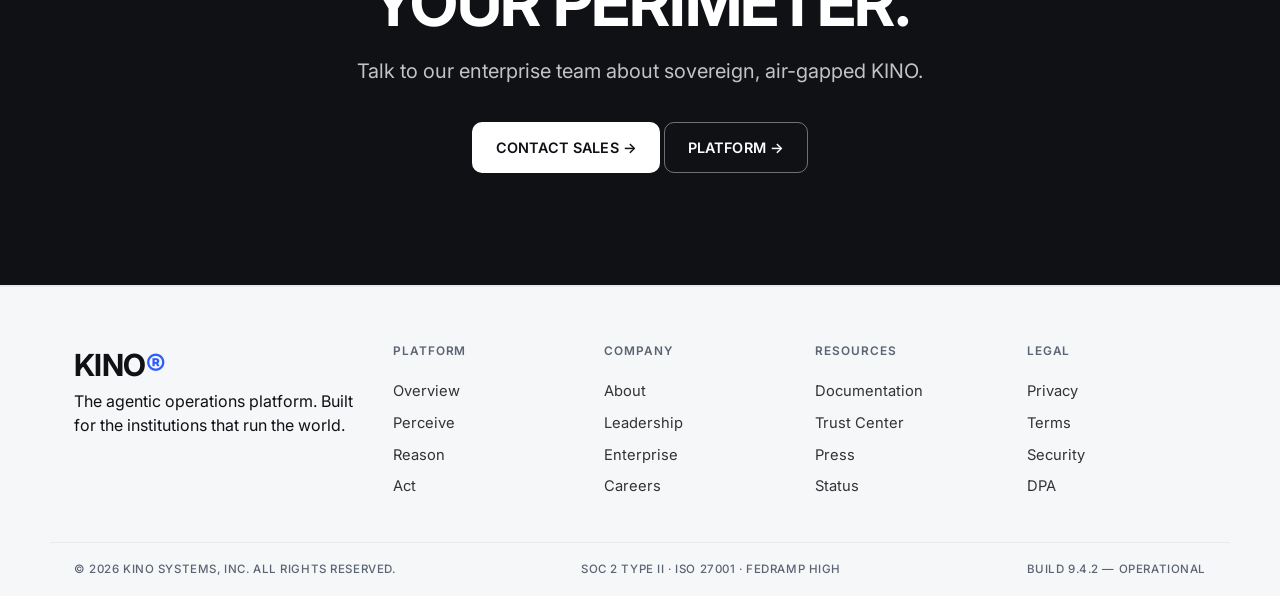
<file: enterprise.html>
<!DOCTYPE html>
<html lang="en" data-theme="light">
<head>
  <meta charset="UTF-8" />
  <meta name="viewport" content="width=device-width, initial-scale=1.0" />
  <title>KINO Enterprise — Sovereignty & Scale</title>
  <meta name="description" content="KINO Enterprise: the sovereign, air-gapped agentic platform for regulated industries. Deployment, compliance, and support built for the Fortune 100." />
  <script>(function(){try{var t=localStorage.getItem('kino-theme');if(t==='dark'||t==='light'){document.documentElement.setAttribute('data-theme',t);}}catch(e){}})();</script>
  <link rel="preconnect" href="https://fonts.googleapis.com" />
  <link rel="preconnect" href="https://fonts.gstatic.com" crossorigin />
  <link href="https://fonts.googleapis.com/css2?family=Inter:wght@400;500;600;700&display=swap" rel="stylesheet" />
  <link rel="stylesheet" href="styles.css" />
</head>
<body>
  <header class="nav">
    <a href="index.html" class="nav__logo">KINO<span>®</span></a>
    <nav class="nav__links" id="navlinks">
      <a href="platform.html">PLATFORM</a>
      <a href="enterprise.html">ENTERPRISE</a>
      <a href="about.html">ABOUT</a>
      <a href="contact.html">CONTACT</a>
      <a href="contact.html" class="nav__cta">REQUEST DEMO →</a>
    </nav>
    <button class="nav__theme" id="theme-toggle" type="button" aria-label="Toggle color theme">DARK</button>
    <button class="nav__toggle" id="navtoggle" aria-label="Menu">MENU</button>
  </header>

  <main>
    <section class="page-hero">
      <div class="wrap">
        <div class="page-hero__eyebrow">KINO ENTERPRISE</div>
        <h1 class="page-hero__title">SOVEREIGN.<br />AIR-GAPPED. AUDITED.</h1>
        <p class="page-hero__lead">
          For the institutions that cannot afford a single line of unlogged action.
          KINO Enterprise runs inside your perimeter — or ours — with the controls
          your regulators already require.
        </p>
      </div>
    </section>

    <section class="split">
      <div>
        <div class="split__title">DEPLOY ANYWHERE</div>
        <div class="split__body">
          <p>Single-tenant, dedicated, or fully air-gapped. KINO Enterprise runs in your VPC, your on-prem data center, or your sovereign cloud region. Your data never leaves your boundary.</p>
          <p>We have been cleared for deployment in 14 regulated jurisdictions, including three with full data-residency mandates.</p>
        </div>
      </div>
      <div>
        <ul class="faclist">
          <li><b>D-01</b> Air-gapped, no egress required</li>
          <li><b>D-02</b> Single-tenant &amp; dedicated capacity</li>
          <li><b>D-03</b> Bring-your-own-model support</li>
          <li><b>D-04</b> 14 cleared sovereign jurisdictions</li>
        </ul>
      </div>
    </section>

    <section class="split">
      <div>
        <div class="split__title">COMPLIANCE</div>
        <div class="split__body">
          <p>Every action is cryptographically signed and replayable. Policy-as-code enforces your controls before an agent ever acts. Immutable audit trails satisfy SOC 2, ISO 27001, FedRAMP High, HIPAA, and GDPR out of the box.</p>
          <p>Zero critical security incidents since inception. We publish our attestations.</p>
        </div>
      </div>
      <div>
        <ul class="faclist">
          <li><b>C-01</b> SOC 2 Type II · ISO 27001</li>
          <li><b>C-02</b> FedRAMP High · HIPAA · GDPR</li>
          <li><b>C-03</b> Signed, replayable action ledger</li>
          <li><b>C-04</b> Policy-as-code approval gates</li>
        </ul>
      </div>
    </section>

    <section class="section">
      <div class="wrap">
        <div class="section__head">
          <div>
            <div class="section__kicker">01 / EDITION MATRIX</div>
            <h2 class="section__title">CHOOSE YOUR<br />PERIMETER.</h2>
          </div>
          <p class="section__lead">Three editions. One architecture. Escalating control.</p>
        </div>
        <div class="table-wrap">
          <table class="table">
            <thead><tr><th>CAPABILITY</th><th>CLOUD</th><th>SINGLE-TENANT</th><th>SOVEREIGN</th></tr></thead>
            <tbody>
              <tr><td>Deployment</td><td>Shared multi-tenant</td><td>Dedicated VPC</td><td>Air-gapped / on-prem</td></tr>
              <tr><td>Data residency</td><td>Regional</td><td>Single region</td><td>Your boundary</td></tr>
              <tr><td>Compliance</td><td>SOC 2 / ISO</td><td>+ FedRAMP</td><td>Full attestation suite</td></tr>
              <tr><td>Support</td><td>Business hours</td><td>24/7 + TAM</td><td>Dedicated pod + SLA</td></tr>
              <tr><td>Model</td><td>KINO-managed</td><td>BYO supported</td><td>BYO required</td></tr>
            </tbody>
          </table>
        </div>
      </div>
    </section>

    <section class="section">
      <div class="wrap">
        <div class="section__head">
          <div>
            <div class="section__kicker">02 / INDUSTRIES</div>
            <h2 class="section__title">WHERE KINO<br />RUNS THE SHOW.</h2>
          </div>
          <p class="section__lead">Sectors where autonomy is not optional.</p>
        </div>
        <div class="grid-3">
          <article class="card"><div class="card__id">I-01</div><div class="card__title">BANKING</div><div class="card__body">Compliance review, reconciliation, and reporting automated across 73 of the Fortune 100 financial institutions.</div></article>
          <article class="card"><div class="card__id">I-02</div><div class="card__title">HEALTHCARE</div><div class="card__body">HIPAA-compliant operations, prior-auth automation, and clinical documentation at health systems serving 40M patients.</div></article>
          <article class="card"><div class="card__id">I-03</div><div class="card__title">DEFENSE</div><div class="card__body">Air-gapped planning and logistics for agencies operating under full sovereign-cloud mandates.</div></article>
          <article class="card"><div class="card__id">I-04</div><div class="card__title">ENERGY</div><div class="card__body">Grid operations and incident response orchestrated across 38 regional control centers.</div></article>
          <article class="card"><div class="card__id">I-05</div><div class="card__title">LOGISTICS</div><div class="card__body">End-to-end supply-chain autonomy for carriers moving 9% of global container volume.</div></article>
          <article class="card"><div class="card__id">I-06</div><div class="card__title">PUBLIC SECTOR</div><div class="card__body">Constituent services and benefits eligibility at the scale of national programs.</div></article>
        </div>
      </div>
    </section>

    <section class="cta">
      <div class="wrap">
        <h2 class="cta__title">DEPLOY INSIDE<br />YOUR PERIMETER.</h2>
        <p class="cta__text">Talk to our enterprise team about sovereign, air-gapped KINO.</p>
        <a href="contact.html" class="btn btn--solid">CONTACT SALES →</a>
        <a href="platform.html" class="btn btn--ghost">PLATFORM →</a>
      </div>
    </section>
  </main>

  <footer class="footer">
    <div class="footer__top">
      <div>
        <div class="footer__brand">KINO<span>®</span></div>
        <p>The agentic operations platform. Built for the institutions that run the world.</p>
      </div>
      <div class="footer__col">
        <h4>PLATFORM</h4>
        <a href="platform.html">Overview</a><a href="platform.html">Perceive</a><a href="platform.html">Reason</a><a href="platform.html">Act</a>
      </div>
      <div class="footer__col">
        <h4>COMPANY</h4>
        <a href="about.html">About</a><a href="about.html">Leadership</a><a href="enterprise.html">Enterprise</a><a href="contact.html">Careers</a>
      </div>
      <div class="footer__col">
        <h4>RESOURCES</h4>
        <a href="platform.html">Documentation</a><a href="platform.html">Trust Center</a><a href="about.html">Press</a><a href="contact.html">Status</a>
      </div>
      <div class="footer__col">
        <h4>LEGAL</h4>
        <a href="about.html">Privacy</a><a href="about.html">Terms</a><a href="about.html">Security</a><a href="about.html">DPA</a>
      </div>
    </div>
    <div class="footer__bottom">
      <div>© 2026 KINO SYSTEMS, INC. ALL RIGHTS RESERVED.</div>
      <div>SOC 2 TYPE II · ISO 27001 · FEDRAMP HIGH</div>
      <div>BUILD 9.4.2 — OPERATIONAL</div>
    </div>
  </footer>

  <script src="script.js"></script>
</body>
</html>
</file>
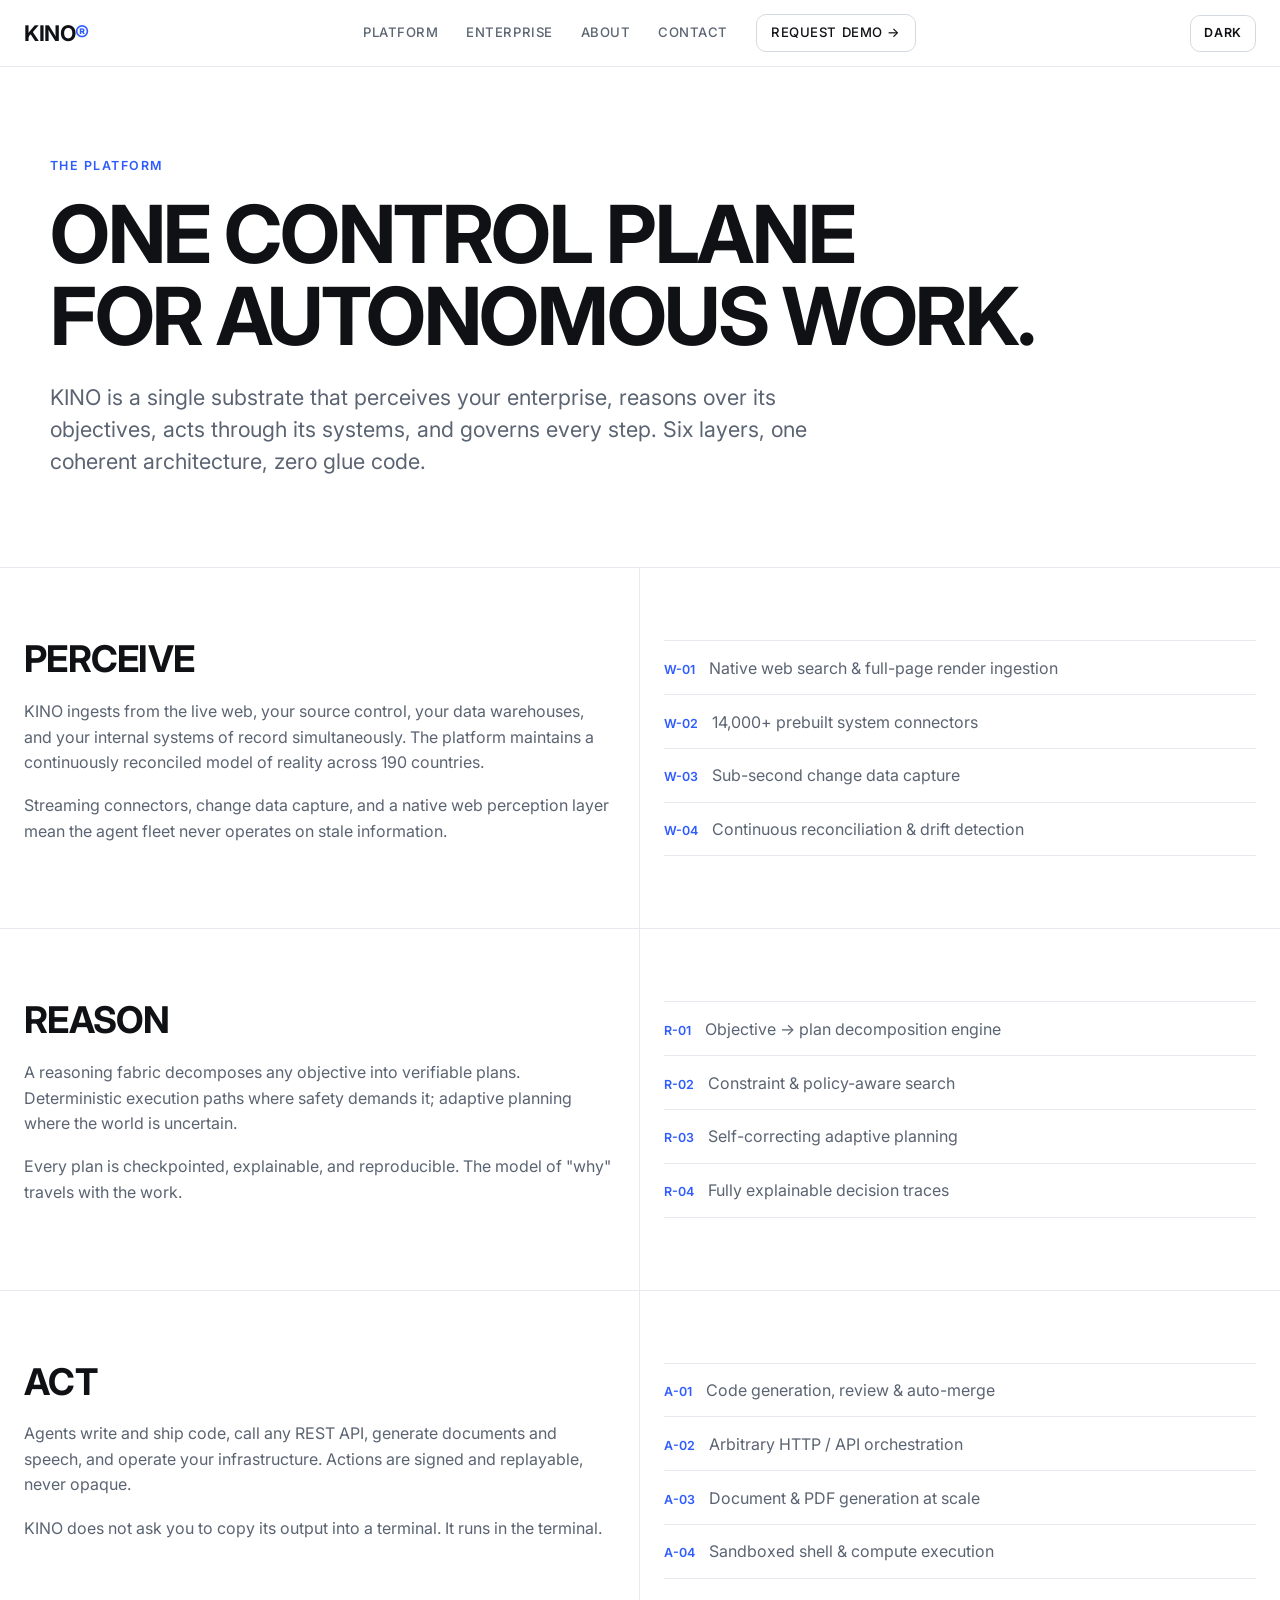
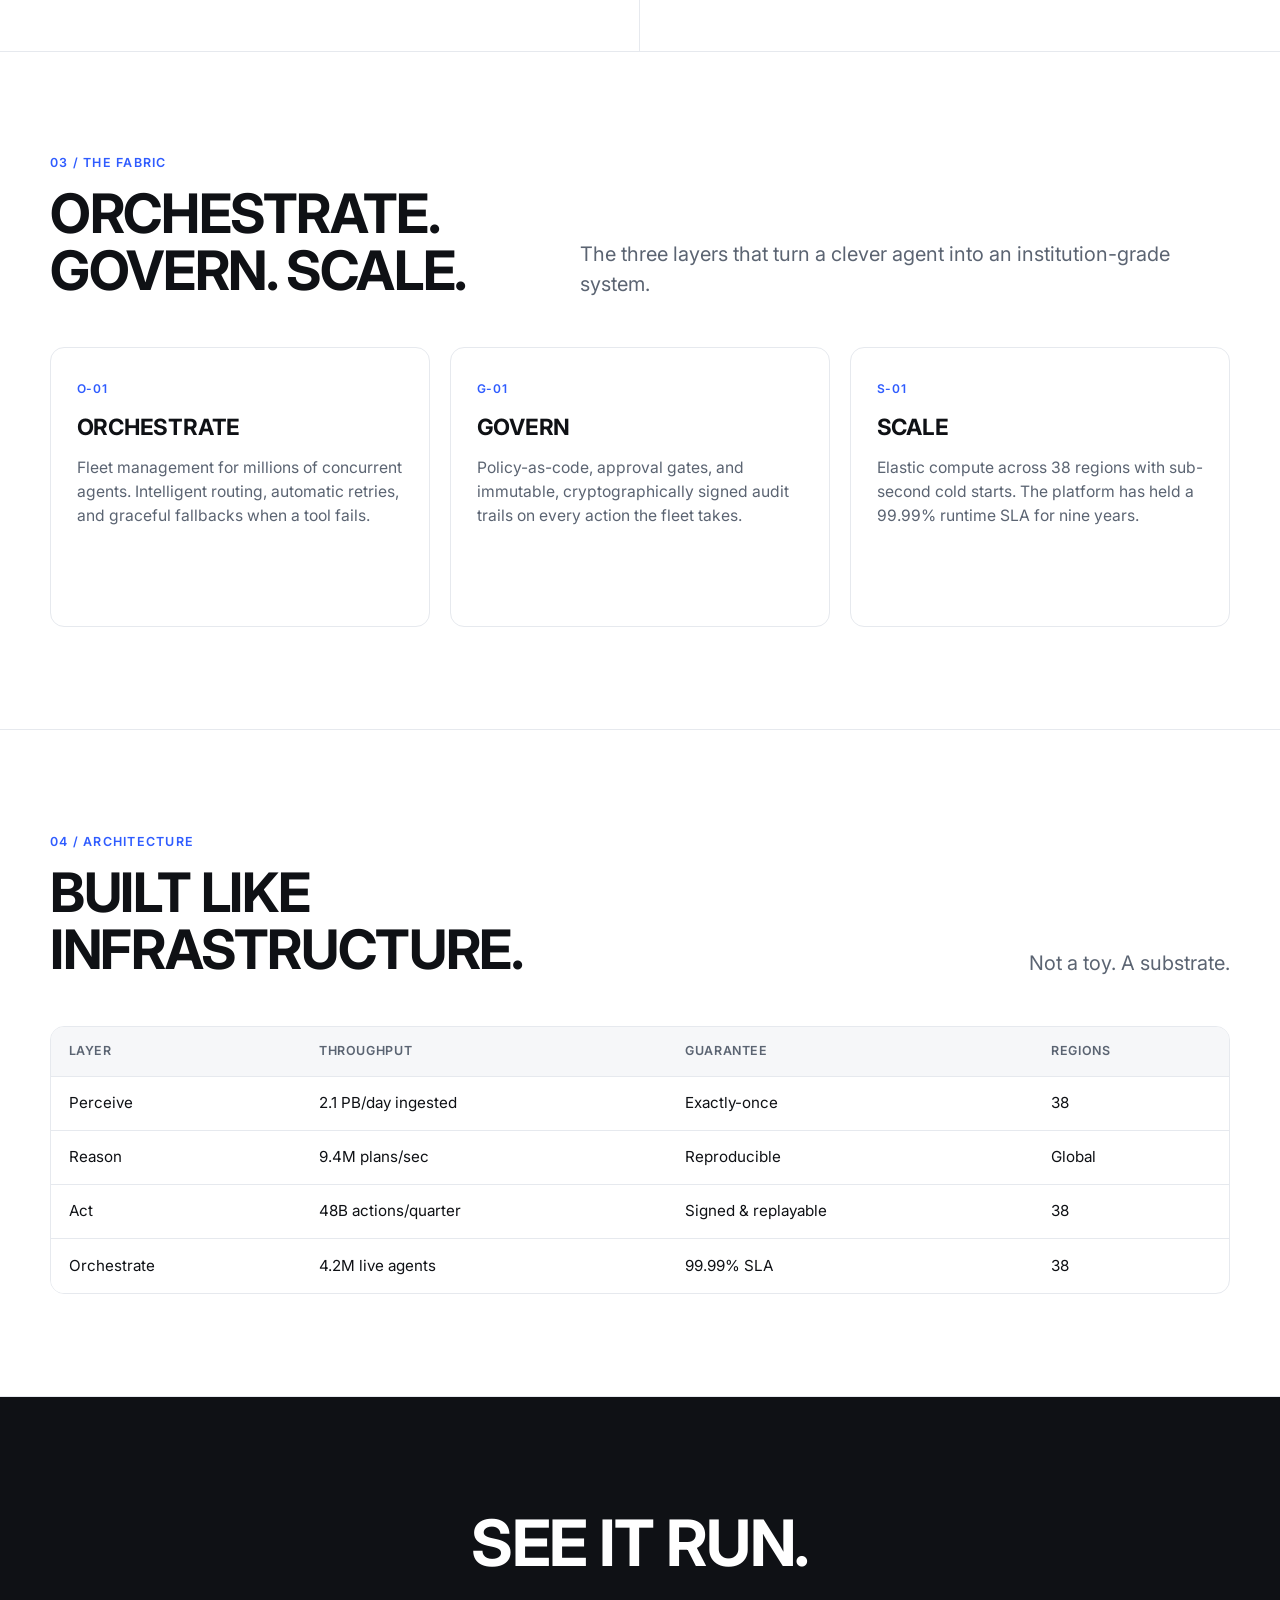
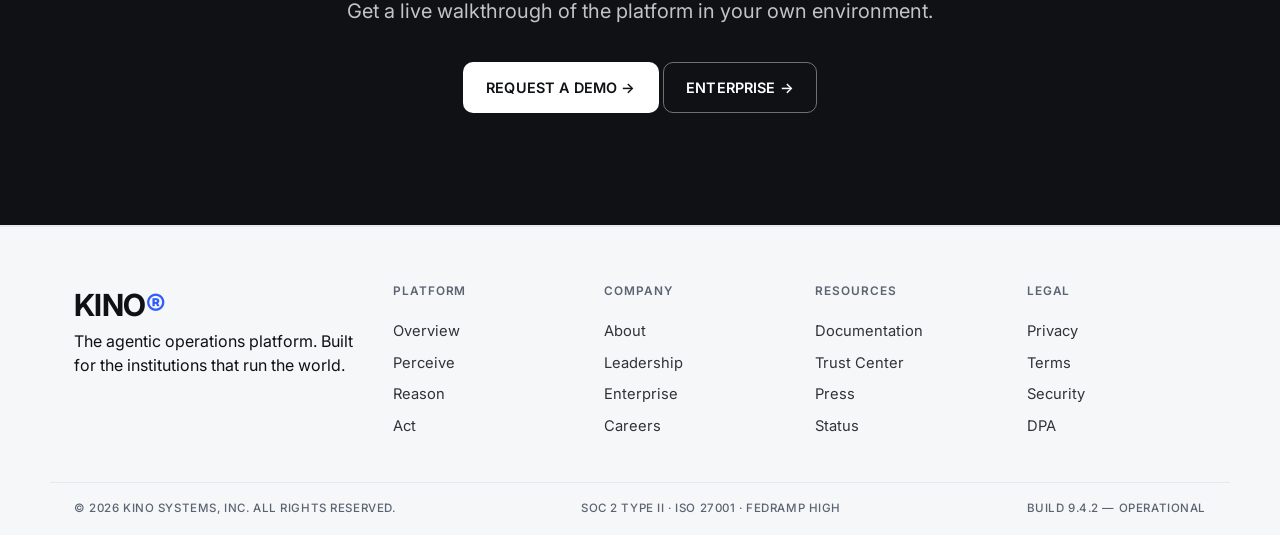
<file: platform.html>
<!DOCTYPE html>
<html lang="en" data-theme="light">
<head>
  <meta charset="UTF-8" />
  <meta name="viewport" content="width=device-width, initial-scale=1.0" />
  <title>KINO Platform — The Agentic Control Plane</title>
  <meta name="description" content="The KINO platform: perceive, reason, act, orchestrate, govern, and scale. One control plane for autonomous enterprise work." />
  <script>(function(){try{var t=localStorage.getItem('kino-theme');if(t==='dark'||t==='light'){document.documentElement.setAttribute('data-theme',t);}}catch(e){}})();</script>
  <link rel="preconnect" href="https://fonts.googleapis.com" />
  <link rel="preconnect" href="https://fonts.gstatic.com" crossorigin />
  <link href="https://fonts.googleapis.com/css2?family=Inter:wght@400;500;600;700&display=swap" rel="stylesheet" />
  <link rel="stylesheet" href="styles.css" />
</head>
<body>
  <header class="nav">
    <a href="index.html" class="nav__logo">KINO<span>®</span></a>
    <nav class="nav__links" id="navlinks">
      <a href="platform.html">PLATFORM</a>
      <a href="enterprise.html">ENTERPRISE</a>
      <a href="about.html">ABOUT</a>
      <a href="contact.html">CONTACT</a>
      <a href="contact.html" class="nav__cta">REQUEST DEMO →</a>
    </nav>
    <button class="nav__theme" id="theme-toggle" type="button" aria-label="Toggle color theme">DARK</button>
    <button class="nav__toggle" id="navtoggle" aria-label="Menu">MENU</button>
  </header>

  <main>
    <section class="page-hero">
      <div class="wrap">
        <div class="page-hero__eyebrow">THE PLATFORM</div>
        <h1 class="page-hero__title">ONE CONTROL PLANE<br />FOR AUTONOMOUS WORK.</h1>
        <p class="page-hero__lead">
          KINO is a single substrate that perceives your enterprise, reasons over its
          objectives, acts through its systems, and governs every step. Six layers,
          one coherent architecture, zero glue code.
        </p>
      </div>
    </section>

    <section class="split">
      <div>
        <div class="split__title">PERCEIVE</div>
        <div class="split__body">
          <p>KINO ingests from the live web, your source control, your data warehouses, and your internal systems of record simultaneously. The platform maintains a continuously reconciled model of reality across 190 countries.</p>
          <p>Streaming connectors, change data capture, and a native web perception layer mean the agent fleet never operates on stale information.</p>
        </div>
      </div>
      <div>
        <ul class="faclist">
          <li><b>W-01</b> Native web search &amp; full-page render ingestion</li>
          <li><b>W-02</b> 14,000+ prebuilt system connectors</li>
          <li><b>W-03</b> Sub-second change data capture</li>
          <li><b>W-04</b> Continuous reconciliation &amp; drift detection</li>
        </ul>
      </div>
    </section>

    <section class="split">
      <div>
        <div class="split__title">REASON</div>
        <div class="split__body">
          <p>A reasoning fabric decomposes any objective into verifiable plans. Deterministic execution paths where safety demands it; adaptive planning where the world is uncertain.</p>
          <p>Every plan is checkpointed, explainable, and reproducible. The model of "why" travels with the work.</p>
        </div>
      </div>
      <div>
        <ul class="faclist">
          <li><b>R-01</b> Objective → plan decomposition engine</li>
          <li><b>R-02</b> Constraint &amp; policy-aware search</li>
          <li><b>R-03</b> Self-correcting adaptive planning</li>
          <li><b>R-04</b> Fully explainable decision traces</li>
        </ul>
      </div>
    </section>

    <section class="split">
      <div>
        <div class="split__title">ACT</div>
        <div class="split__body">
          <p>Agents write and ship code, call any REST API, generate documents and speech, and operate your infrastructure. Actions are signed and replayable, never opaque.</p>
          <p>KINO does not ask you to copy its output into a terminal. It runs in the terminal.</p>
        </div>
      </div>
      <div>
        <ul class="faclist">
          <li><b>A-01</b> Code generation, review &amp; auto-merge</li>
          <li><b>A-02</b> Arbitrary HTTP / API orchestration</li>
          <li><b>A-03</b> Document &amp; PDF generation at scale</li>
          <li><b>A-04</b> Sandboxed shell &amp; compute execution</li>
        </ul>
      </div>
    </section>

    <section class="section">
      <div class="wrap">
        <div class="section__head">
          <div>
            <div class="section__kicker">03 / THE FABRIC</div>
            <h2 class="section__title">ORCHESTRATE.<br />GOVERN. SCALE.</h2>
          </div>
          <p class="section__lead">
            The three layers that turn a clever agent into an institution-grade system.
          </p>
        </div>
        <div class="grid-3">
          <article class="card"><div class="card__id">O-01</div><div class="card__title">ORCHESTRATE</div><div class="card__body">Fleet management for millions of concurrent agents. Intelligent routing, automatic retries, and graceful fallbacks when a tool fails.</div></article>
          <article class="card"><div class="card__id">G-01</div><div class="card__title">GOVERN</div><div class="card__body">Policy-as-code, approval gates, and immutable, cryptographically signed audit trails on every action the fleet takes.</div></article>
          <article class="card"><div class="card__id">S-01</div><div class="card__title">SCALE</div><div class="card__body">Elastic compute across 38 regions with sub-second cold starts. The platform has held a 99.99% runtime SLA for nine years.</div></article>
        </div>
      </div>
    </section>

    <section class="section">
      <div class="wrap">
        <div class="section__head">
          <div>
            <div class="section__kicker">04 / ARCHITECTURE</div>
            <h2 class="section__title">BUILT LIKE<br />INFRASTRUCTURE.</h2>
          </div>
          <p class="section__lead">Not a toy. A substrate.</p>
        </div>
        <div class="table-wrap">
          <table class="table">
            <thead><tr><th>LAYER</th><th>THROUGHPUT</th><th>GUARANTEE</th><th>REGIONS</th></tr></thead>
            <tbody>
              <tr><td>Perceive</td><td>2.1 PB/day ingested</td><td>Exactly-once</td><td>38</td></tr>
              <tr><td>Reason</td><td>9.4M plans/sec</td><td>Reproducible</td><td>Global</td></tr>
              <tr><td>Act</td><td>48B actions/quarter</td><td>Signed &amp; replayable</td><td>38</td></tr>
              <tr><td>Orchestrate</td><td>4.2M live agents</td><td>99.99% SLA</td><td>38</td></tr>
            </tbody>
          </table>
        </div>
      </div>
    </section>

    <section class="cta">
      <div class="wrap">
        <h2 class="cta__title">SEE IT RUN.</h2>
        <p class="cta__text">Get a live walkthrough of the platform in your own environment.</p>
        <a href="contact.html" class="btn btn--solid">REQUEST A DEMO →</a>
        <a href="enterprise.html" class="btn btn--ghost">ENTERPRISE →</a>
      </div>
    </section>
  </main>

  <footer class="footer">
    <div class="footer__top">
      <div>
        <div class="footer__brand">KINO<span>®</span></div>
        <p>The agentic operations platform. Built for the institutions that run the world.</p>
      </div>
      <div class="footer__col">
        <h4>PLATFORM</h4>
        <a href="platform.html">Overview</a><a href="platform.html">Perceive</a><a href="platform.html">Reason</a><a href="platform.html">Act</a>
      </div>
      <div class="footer__col">
        <h4>COMPANY</h4>
        <a href="about.html">About</a><a href="about.html">Leadership</a><a href="enterprise.html">Enterprise</a><a href="contact.html">Careers</a>
      </div>
      <div class="footer__col">
        <h4>RESOURCES</h4>
        <a href="platform.html">Documentation</a><a href="platform.html">Trust Center</a><a href="about.html">Press</a><a href="contact.html">Status</a>
      </div>
      <div class="footer__col">
        <h4>LEGAL</h4>
        <a href="about.html">Privacy</a><a href="about.html">Terms</a><a href="about.html">Security</a><a href="about.html">DPA</a>
      </div>
    </div>
    <div class="footer__bottom">
      <div>© 2026 KINO SYSTEMS, INC. ALL RIGHTS RESERVED.</div>
      <div>SOC 2 TYPE II · ISO 27001 · FEDRAMP HIGH</div>
      <div>BUILD 9.4.2 — OPERATIONAL</div>
    </div>
  </footer>

  <script src="script.js"></script>
</body>
</html>
</file>
<file: styles.css>
/* ============================================================
   KINO — minimalist light/dark
   Calm palette, hairline borders, generous whitespace.
   ============================================================ */

:root {
  --bg: #ffffff;
  --bg-alt: #f6f7f9;
  --surface: #ffffff;
  --text: #0f1115;
  --text-muted: #5b6472;
  --border: #e6e9ee;
  --border-strong: #d4d9e0;
  --accent: #2f5cff;
  --accent-contrast: #ffffff;
  --accent-soft: rgba(47, 92, 255, 0.10);
  --radius: 14px;
  --radius-sm: 10px;
  --maxw: 1180px;
  --font: "Inter", system-ui, -apple-system, "Segoe UI", Roboto, Helvetica, Arial, sans-serif;
  --shadow: 0 1px 2px rgba(16, 19, 21, 0.04), 0 10px 30px rgba(16, 19, 21, 0.06);
}

[data-theme="dark"] {
  --bg: #0b0d10;
  --bg-alt: #14181d;
  --surface: #11161b;
  --text: #f3f5f8;
  --text-muted: #9aa4b2;
  --border: #232a33;
  --border-strong: #2e3742;
  --accent: #5b80ff;
  --accent-contrast: #0b0d10;
  --accent-soft: rgba(91, 128, 255, 0.16);
  --shadow: 0 1px 2px rgba(0, 0, 0, 0.4), 0 10px 30px rgba(0, 0, 0, 0.5);
}

* { margin: 0; padding: 0; box-sizing: border-box; }

html { scroll-behavior: smooth; color-scheme: light dark; }

body {
  background: var(--bg);
  color: var(--text);
  font-family: var(--font);
  font-weight: 400;
  line-height: 1.5;
  -webkit-font-smoothing: antialiased;
  text-rendering: optimizeLegibility;
  overflow-x: hidden;
}

::selection { background: var(--accent); color: var(--accent-contrast); }

a { color: inherit; }

.wrap { max-width: var(--maxw); margin: 0 auto; }

/* smooth theme transition */
body, .nav, .section, .card, .leader, .quote, .table-wrap,
.field, .btn, .footer, .logos, .statement, .cta, .form,
.contact-cols, .ccard, .stat, .hero, .page-hero, .split > div {
  transition: background-color 0.25s ease, color 0.25s ease, border-color 0.25s ease;
}

/* ---------- NAV ---------- */
.nav {
  position: sticky;
  top: 0;
  z-index: 100;
  display: flex;
  align-items: center;
  justify-content: space-between;
  gap: 1rem;
  padding: 0.9rem 1.5rem;
  background: color-mix(in srgb, var(--bg) 88%, transparent);
  backdrop-filter: saturate(1.2) blur(10px);
  border-bottom: 1px solid var(--border);
}
.nav__logo {
  font-weight: 700;
  font-size: 1.35rem;
  letter-spacing: -0.02em;
  text-transform: uppercase;
  text-decoration: none;
}
.nav__logo span { color: var(--accent); }
.nav__links {
  display: flex;
  align-items: center;
  gap: 1.75rem;
  font-size: 0.82rem;
  font-weight: 500;
  letter-spacing: 0.04em;
  text-transform: uppercase;
}
.nav__links a { text-decoration: none; color: var(--text-muted); }
.nav__links a:hover { color: var(--text); }
.nav__cta { color: var(--text) !important; border: 1px solid var(--border-strong); border-radius: var(--radius-sm); padding: 0.5rem 0.9rem; }
.nav__cta:hover { background: var(--text); color: var(--bg) !important; border-color: var(--text); }
.nav__theme {
  font: inherit;
  font-size: 0.78rem;
  font-weight: 600;
  letter-spacing: 0.06em;
  text-transform: uppercase;
  background: transparent;
  color: var(--text);
  border: 1px solid var(--border-strong);
  border-radius: var(--radius-sm);
  padding: 0.5rem 0.8rem;
  cursor: pointer;
}
.nav__theme:hover { background: var(--bg-alt); }
.nav__toggle {
  display: none;
  font: inherit;
  font-size: 0.78rem;
  font-weight: 600;
  letter-spacing: 0.06em;
  text-transform: uppercase;
  background: transparent;
  color: var(--text);
  border: 1px solid var(--border-strong);
  border-radius: var(--radius-sm);
  padding: 0.5rem 0.85rem;
  cursor: pointer;
}

/* ---------- BUTTONS ---------- */
.btn {
  display: inline-block;
  font-size: 0.9rem;
  font-weight: 600;
  letter-spacing: 0.01em;
  text-decoration: none;
  padding: 0.85rem 1.4rem;
  border-radius: var(--radius-sm);
  border: 1px solid transparent;
  cursor: pointer;
  transition: background-color 0.15s ease, color 0.15s ease, border-color 0.15s ease, transform 0.05s linear;
}
.btn--solid { background: var(--accent); color: var(--accent-contrast); }
.btn--solid:hover { filter: brightness(1.08); }
.btn--ghost { background: transparent; color: var(--text); border-color: var(--border-strong); }
.btn--ghost:hover { background: var(--bg-alt); }
.btn:active { transform: translateY(1px); }

/* ---------- HERO ---------- */
.hero { padding: clamp(4rem, 10vw, 9rem) 1.5rem; border-bottom: 1px solid var(--border); }
.hero__eyebrow {
  font-size: 0.8rem;
  font-weight: 600;
  letter-spacing: 0.1em;
  text-transform: uppercase;
  color: var(--accent);
  margin-bottom: 1.5rem;
}
.hero__title {
  font-size: clamp(2.6rem, 7.5vw, 6rem);
  line-height: 1.02;
  font-weight: 700;
  letter-spacing: -0.03em;
  max-width: 16ch;
}
.hero__title em { font-style: normal; color: var(--accent); }
.hero__lead { max-width: 60ch; margin-top: 1.75rem; font-size: clamp(1.05rem, 2vw, 1.35rem); color: var(--text-muted); }
.hero__actions { display: flex; flex-wrap: wrap; gap: 0.85rem; margin-top: 2.5rem; }

/* ---------- STATS ---------- */
.stats { display: grid; grid-template-columns: repeat(4, 1fr); border-bottom: 1px solid var(--border); }
.stat { padding: 2.25rem 1.5rem; border-right: 1px solid var(--border); }
.stat:last-child { border-right: none; }
.stat__num { font-size: clamp(2.2rem, 6vw, 3.6rem); font-weight: 700; line-height: 1; letter-spacing: -0.03em; font-variant-numeric: tabular-nums; }
.stat__label { font-size: 0.75rem; font-weight: 600; letter-spacing: 0.06em; text-transform: uppercase; color: var(--text-muted); margin-top: 0.6rem; }

/* ---------- LOGOS ---------- */
.logos { background: var(--bg-alt); border-bottom: 1px solid var(--border); padding: 2.5rem 1.5rem; }
.logos__head { font-size: 0.72rem; font-weight: 600; letter-spacing: 0.12em; text-transform: uppercase; color: var(--text-muted); margin-bottom: 1.5rem; }
.logos__row { display: flex; flex-wrap: wrap; gap: 0.75rem; }
.logo {
  font-size: 0.82rem;
  font-weight: 600;
  letter-spacing: 0.08em;
  text-transform: uppercase;
  padding: 0.6rem 1.1rem;
  border: 1px solid var(--border);
  border-radius: 999px;
  color: var(--text-muted);
}

/* ---------- SECTION ---------- */
.section { padding: clamp(3.5rem, 8vw, 7rem) 1.5rem; border-bottom: 1px solid var(--border); }
.section__head { display: flex; flex-wrap: wrap; justify-content: space-between; align-items: flex-end; gap: 2rem; margin-bottom: 3rem; }
.section__kicker { font-size: 0.78rem; font-weight: 600; letter-spacing: 0.1em; text-transform: uppercase; color: var(--accent); margin-bottom: 0.75rem; }
.section__title { font-size: clamp(1.9rem, 5vw, 3.4rem); font-weight: 700; letter-spacing: -0.025em; line-height: 1.05; }
.section__lead { max-width: 50ch; font-size: clamp(1rem, 2vw, 1.25rem); color: var(--text-muted); }

/* ---------- CARD GRID ---------- */
.grid-3 { display: grid; grid-template-columns: repeat(3, 1fr); gap: 1.25rem; }
.card {
  border: 1px solid var(--border);
  border-radius: var(--radius);
  padding: 2rem 1.6rem;
  min-height: 280px;
  display: flex;
  flex-direction: column;
  background: var(--surface);
}
.card:hover { border-color: var(--accent); box-shadow: var(--shadow); }
.card__id { font-size: 0.75rem; font-weight: 600; letter-spacing: 0.06em; color: var(--accent); }
.card__title { font-size: 1.4rem; font-weight: 700; margin: 0.75rem 0; letter-spacing: -0.01em; }
.card__body { font-size: 0.98rem; line-height: 1.55; color: var(--text-muted); }
.card__more { margin-top: auto; padding-top: 1.5rem; font-size: 0.78rem; font-weight: 600; letter-spacing: 0.06em; text-transform: uppercase; color: var(--text); }

/* ---------- STATEMENT ---------- */
.statement { padding: clamp(3.5rem, 9vw, 8rem) 1.5rem; border-bottom: 1px solid var(--border); background: var(--accent); color: #fff; }
.statement__text { max-width: 20ch; font-size: clamp(2rem, 7vw, 5rem); font-weight: 700; line-height: 1.0; letter-spacing: -0.025em; }

/* ---------- PAGE HERO ---------- */
.page-hero { padding: clamp(3rem, 7vw, 6rem) 1.5rem; border-bottom: 1px solid var(--border); }
.page-hero__eyebrow { font-size: 0.78rem; font-weight: 600; letter-spacing: 0.12em; text-transform: uppercase; color: var(--accent); margin-bottom: 1.1rem; }
.page-hero__title { font-size: clamp(2.3rem, 8vw, 5rem); font-weight: 700; letter-spacing: -0.03em; line-height: 1.02; }
.page-hero__lead { max-width: 62ch; margin-top: 1.5rem; font-size: clamp(1.05rem, 2vw, 1.35rem); color: var(--text-muted); }

/* ---------- SPLIT ---------- */
.split { display: grid; grid-template-columns: 1fr 1fr; border-bottom: 1px solid var(--border); }
.split > div { padding: clamp(2.5rem, 6vw, 4.5rem) 1.5rem; }
.split > div:first-child { border-right: 1px solid var(--border); }
.split__title { font-size: clamp(1.5rem, 4vw, 2.3rem); font-weight: 700; letter-spacing: -0.02em; line-height: 1.05; margin-bottom: 1.25rem; }
.split__body { font-size: 1rem; line-height: 1.6; color: var(--text-muted); }
.split__body p + p { margin-top: 1.1rem; }
.faclist { list-style: none; }
.faclist li { display: flex; gap: 0.9rem; padding: 0.9rem 0; border-bottom: 1px solid var(--border); font-size: 1rem; align-items: baseline; color: var(--text-muted); }
.faclist li:first-child { border-top: 1px solid var(--border); }
.faclist b { font-size: 0.78rem; font-weight: 600; color: var(--accent); min-width: 3ch; }

/* ---------- TABLE (mobile-optimized) ---------- */
.table-wrap {
  border: 1px solid var(--border);
  border-radius: var(--radius);
  overflow: hidden;
  overflow-x: auto;
  -webkit-overflow-scrolling: touch;
}
.table { width: 100%; border-collapse: collapse; min-width: 640px; }
.table th, .table td { text-align: left; padding: 0.95rem 1.1rem; border-bottom: 1px solid var(--border); font-size: 0.95rem; vertical-align: top; }
.table th { font-weight: 600; font-size: 0.78rem; letter-spacing: 0.05em; text-transform: uppercase; color: var(--text-muted); background: var(--bg-alt); }
.table tbody tr:last-child td { border-bottom: none; }
.table tbody tr:hover td { background: var(--bg-alt); }
/* sticky first column for horizontal scroll on small screens */
.table th:first-child, .table td:first-child { position: sticky; left: 0; background: var(--surface); z-index: 1; }
.table thead th:first-child { z-index: 2; background: var(--bg-alt); }

/* ---------- LEADERSHIP ---------- */
.leaders { display: grid; grid-template-columns: repeat(4, 1fr); gap: 1.25rem; }
.leader { border: 1px solid var(--border); border-radius: var(--radius); padding: 1.6rem; background: var(--surface); }
.leader__avatar {
  width: 100%;
  aspect-ratio: 1;
  background: var(--bg-alt);
  border-radius: var(--radius-sm);
  margin-bottom: 1.1rem;
  display: flex;
  align-items: center;
  justify-content: center;
  font-weight: 700;
  font-size: 2.6rem;
  letter-spacing: -0.03em;
  color: var(--text);
}
.leader__name { font-weight: 700; font-size: 1.1rem; letter-spacing: -0.01em; }
.leader__role { font-size: 0.74rem; font-weight: 600; letter-spacing: 0.05em; text-transform: uppercase; color: var(--accent); margin-top: 0.3rem; }

/* ---------- QUOTE ---------- */
.quotes { display: grid; grid-template-columns: repeat(3, 1fr); gap: 1.25rem; }
.quote { border: 1px solid var(--border); border-radius: var(--radius); padding: 2rem 1.6rem; display: flex; flex-direction: column; background: var(--surface); }
.quote__text { font-size: 1.1rem; line-height: 1.5; font-weight: 500; }
.quote__by { margin-top: auto; padding-top: 1.5rem; font-size: 0.74rem; font-weight: 600; letter-spacing: 0.05em; text-transform: uppercase; color: var(--text-muted); }
.quote__by b { color: var(--text); }

/* ---------- CTA ---------- */
.cta { padding: clamp(4rem, 9vw, 7rem) 1.5rem; border-bottom: 1px solid var(--border); text-align: center; background: var(--text); color: var(--bg); }
.cta__title { font-size: clamp(2rem, 6vw, 4rem); font-weight: 700; letter-spacing: -0.025em; line-height: 1.05; }
.cta__text { max-width: 50ch; margin: 1.25rem auto 2.25rem; font-size: clamp(1rem, 2vw, 1.25rem); color: color-mix(in srgb, var(--bg) 75%, transparent); }
.cta .btn--solid { background: var(--bg); color: var(--text); }
.cta .btn--solid:hover { background: var(--accent); color: var(--accent-contrast); filter: none; }
.cta .btn--ghost { color: var(--bg); border-color: color-mix(in srgb, var(--bg) 40%, transparent); }
.cta .btn--ghost:hover { background: var(--bg); color: var(--text); }

/* ---------- CONTACT FORM ---------- */
.form { display: grid; grid-template-columns: 1fr 1fr; gap: 1.4rem 1.6rem; max-width: 920px; }
.field { display: flex; flex-direction: column; gap: 0.5rem; }
.field--full { grid-column: 1 / -1; }
.field label { font-size: 0.74rem; font-weight: 600; letter-spacing: 0.06em; text-transform: uppercase; color: var(--text-muted); }
.field input, .field textarea, .field select {
  font-family: inherit;
  font-size: 1rem;
  padding: 0.65rem 0;
  border: none;
  border-bottom: 1px solid var(--border-strong);
  background: transparent;
  color: var(--text);
}
.field textarea { resize: vertical; min-height: 90px; }
.field input:focus, .field textarea:focus, .field select:focus { outline: none; border-bottom-color: var(--accent); }
.form__submit { grid-column: 1 / -1; display: flex; justify-content: flex-end; gap: 0.85rem; flex-wrap: wrap; }
.contact-cols { display: grid; grid-template-columns: repeat(3, 1fr); gap: 1.25rem; }
.ccard { border: 1px solid var(--border); border-radius: var(--radius); padding: 1.75rem 1.5rem; background: var(--surface); }
.ccard h4 { font-size: 0.78rem; font-weight: 600; letter-spacing: 0.08em; text-transform: uppercase; color: var(--accent); margin-bottom: 0.85rem; }
.ccard p { font-size: 0.98rem; line-height: 1.55; color: var(--text-muted); }

/* ---------- FOOTER ---------- */
.footer { background: var(--bg-alt); border-top: 1px solid var(--border); }
.footer__top {
  max-width: var(--maxw);
  margin: 0 auto;
  display: grid;
  grid-template-columns: 1.6fr 1fr 1fr 1fr 1fr;
  gap: 2rem;
  padding: 3.5rem 1.5rem 2.5rem;
  border-bottom: 1px solid var(--border);
}
.footer__brand { font-weight: 700; font-size: 1.9rem; letter-spacing: -0.02em; text-transform: uppercase; }
.footer__brand span { color: var(--accent); }
.footer__brand p { font-size: 0.82rem; line-height: 1.5; color: var(--text-muted); margin-top: 0.8rem; max-width: 26ch; }
.footer__col h4 { font-size: 0.74rem; font-weight: 600; letter-spacing: 0.08em; text-transform: uppercase; color: var(--text-muted); margin-bottom: 0.9rem; }
.footer__col a { display: block; text-decoration: none; color: var(--text); font-size: 0.92rem; padding: 0.3rem 0; opacity: 0.85; }
.footer__col a:hover { color: var(--accent); opacity: 1; }
.footer__bottom {
  max-width: var(--maxw);
  margin: 0 auto;
  display: flex;
  justify-content: space-between;
  gap: 1rem;
  flex-wrap: wrap;
  padding: 1.1rem 1.5rem;
  font-size: 0.72rem;
  font-weight: 500;
  letter-spacing: 0.05em;
  text-transform: uppercase;
  color: var(--text-muted);
}

/* ---------- RESPONSIVE ---------- */
@media (max-width: 960px) {
  .grid-3, .quotes { grid-template-columns: 1fr 1fr; }
  .leaders { grid-template-columns: 1fr 1fr; }
  .footer__top { grid-template-columns: 1fr 1fr; }
}
@media (max-width: 800px) {
  .stats { grid-template-columns: repeat(2, 1fr); }
  .stat:nth-child(2n) { border-right: none; }
  .stat:nth-child(-n+2) { border-bottom: 1px solid var(--border); }
  .split { grid-template-columns: 1fr; }
  .split > div:first-child { border-right: none; border-bottom: 1px solid var(--border); }
  .contact-cols { grid-template-columns: 1fr; }
  .form { grid-template-columns: 1fr; }
}
@media (max-width: 760px) {
  .nav__toggle { display: inline-block; }
  .nav__links {
    display: none;
    position: absolute;
    top: 100%;
    left: 0;
    right: 0;
    background: var(--bg);
    border-bottom: 1px solid var(--border);
    flex-direction: column;
    align-items: stretch;
    gap: 0;
    padding: 0.5rem 1.5rem 1rem;
  }
  .nav__links.is-open { display: flex; }
  .nav__links a { padding: 0.85rem 0; border-top: 1px solid var(--border); }
  .nav__links a.nav__cta { border: 1px solid var(--border-strong); border-radius: var(--radius-sm); text-align: center; margin-top: 0.75rem; }
}
@media (max-width: 560px) {
  .grid-3, .quotes, .leaders, .footer__top { grid-template-columns: 1fr; }
}

/* ---------- MOTION REDUCE ---------- */
@media (prefers-reduced-motion: reduce) {
  html { scroll-behavior: auto; }
  * { transition: none !important; }
}
</file>
